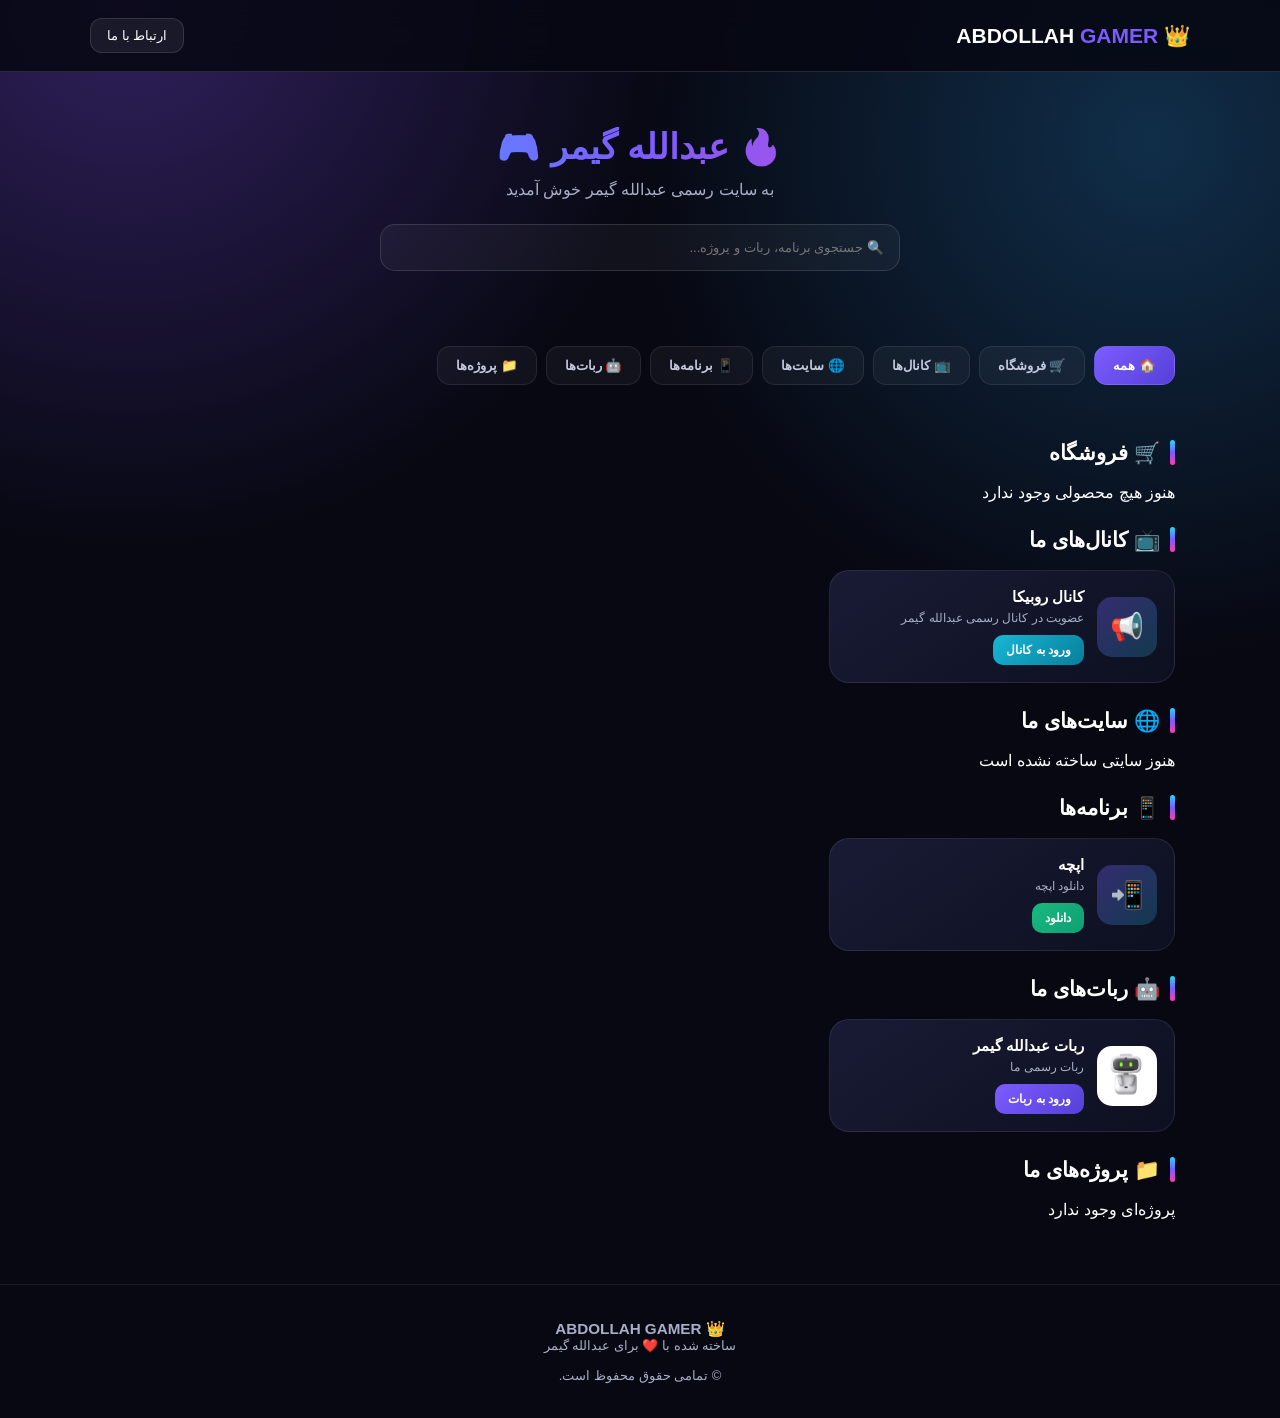
<file: index.html>
<!DOCTYPE html>
<html lang="fa" dir="rtl">

<head>

<meta charset="UTF-8">

<meta name="google-site-verification" content="4oTI6Dc6xTgKFlje5x_0di7Z9aF9csE_qT-0gmBWMQ">

<meta name="viewport" content="width=device-width, initial-scale=1.0">

<title>عبدالله گیمر</title>

<meta name="description" content="سایت رسمی عبدالله گیمر؛ معرفی برنامه‌ها، ربات‌ها، کانال‌ها و پروژه‌های عبدالله گیمر.">

<meta name="application-name" content="عبدالله گیمر">

<meta name="author" content="عبدالله گیمر">

<meta name="robots" content="index, follow">

<meta property="og:type" content="website">

<meta property="og:title" content="عبدالله گیمر">

<meta property="og:site_name" content="عبدالله گیمر">

<meta property="og:description" content="سایت رسمی عبدالله گیمر">

<meta property="og:url" content="https://abdallhgamer.github.io/">

<meta property="og:image" content="InShot_20260305_124624284.jpg">

<style>

* {
    margin: 0;
    padding: 0;
    box-sizing: border-box;
}

:root {
    --bg: #070812;
    --primary: #7c5cff;
    --cyan: #20d9ff;
}

body {
    font-family: Vazirmatn, Tahoma, sans-serif;

    background:
        radial-gradient(circle at 10% 0%, #30205d 0%, transparent 30%),
        radial-gradient(circle at 90% 10%, #102e49 0%, transparent 30%),
        var(--bg);

    color: white;
    min-height: 100vh;
}

a {
    text-decoration: none;
    color: inherit;
}

header {
    background: rgba(7,8,18,.85);
    backdrop-filter: blur(15px);
    padding: 18px;
    border-bottom: 1px solid #ffffff20;
    position: sticky;
    top: 0;
    z-index: 100;
}

.header {
    max-width: 1100px;
    margin: auto;

    display: flex;
    align-items: center;
    justify-content: space-between;
}

.logo {
    font-size: 21px;
    font-weight: 900;
}

.logo span {
    color: var(--primary);
}

.header-btn {
    background: #ffffff10;
    padding: 9px 16px;
    border-radius: 12px;
    border: 1px solid #ffffff20;
    font-size: 13px;
}

.hero {
    text-align: center;
    padding: 55px 15px 35px;
}

.hero h1 {
    font-size: 35px;
    font-weight: 900;

    background: linear-gradient(90deg,#20d9ff,#7c5cff,#ff3cac);

    background-clip: text;
    -webkit-background-clip: text;

    color: transparent;
}

.hero p {
    color: #a8aec7;
    margin-top: 12px;
}

.search-box {
    max-width: 550px;
    margin: 25px auto;
    padding: 0 15px;
}

.search-box input {
    width: 100%;
    padding: 15px;
    border-radius: 15px;
    background: #ffffff0b;
    border: 1px solid #ffffff20;
    color: white;
    outline: none;
    font-family: inherit;
}

.nav {
    display: flex;
    gap: 9px;
    overflow-x: auto;
    padding: 15px;
    max-width: 1100px;
    margin: auto;
}

.nav button {
    white-space: nowrap;
    background: #ffffff0b;
    border: 1px solid #ffffff15;
    color: #c5c9df;
    padding: 11px 18px;
    border-radius: 13px;
    cursor: pointer;
    font-family: inherit;
    font-weight: bold;
}

.nav button.active {
    background: linear-gradient(135deg,#7c5cff,#5540d8);
    color: white;
}

.container {
    max-width: 1100px;
    padding: 15px;
    margin: auto;
}

.section-title {
    font-size: 21px;
    font-weight: 900;
    margin: 25px 0 18px;

    display: flex;
    align-items: center;
    gap: 10px;
}

.section-title::before {
    content: "";
    width: 5px;
    height: 25px;
    border-radius: 5px;
    background: linear-gradient(#20d9ff,#7c5cff,#ff3cac);
}

.cards {
    display: grid;
    grid-template-columns: repeat(auto-fill,minmax(280px,1fr));
    gap: 16px;
}

.card {
    background: linear-gradient(145deg,#191b35,#0d1020);
    border: 1px solid #ffffff15;
    border-radius: 20px;
    padding: 17px;

    display: flex;
    gap: 13px;
    align-items: center;

    transition: .3s;
}

.card:hover {
    transform: translateY(-5px);
    border-color: #7c5cff;
}

.icon {
    width: 60px;
    height: 60px;

    background: linear-gradient(135deg,#7c5cff55,#20d9ff33);

    border-radius: 15px;

    display: flex;
    align-items: center;
    justify-content: center;

    font-size: 27px;
    flex-shrink: 0;
    overflow: hidden;
}

.icon img {
    width: 100%;
    height: 100%;
    object-fit: cover;
}

.details {
    flex: 1;
    min-width: 0;
}

.details h3 {
    font-size: 15px;
    margin-bottom: 5px;
}

.details p {
    color: #a8aec7;
    font-size: 12px;
    margin-bottom: 10px;
}

.btn {
    display: inline-block;
    padding: 8px 13px;
    border-radius: 10px;
    font-size: 12px;
    font-weight: bold;

    background: linear-gradient(135deg,#7c5cff,#5540d8);

    color: white;
}

.download {
    background: linear-gradient(135deg,#19b981,#0f9f71);
}

.telegram {
    background: linear-gradient(135deg,#17b6d4,#087f9d);
}

.hidden {
    display: none !important;
}

footer {
    text-align: center;
    padding: 35px 15px;
    margin-top: 50px;
    border-top: 1px solid #ffffff15;
    color: #a8aec7;
    font-size: 13px;
}

footer strong {
    color: #7c5cff;
}

</style>

</head>

<body>

<header>

    <div class="header">

        <div class="logo">
            👑 ABDOLLAH <span>GAMER</span>
        </div>

        <a href="#channels" class="header-btn">
            ارتباط با ما
        </a>

    </div>

</header>

<section class="hero">

    <h1>🔥 عبدالله گیمر 🎮</h1>

    <p>به سایت رسمی عبدالله گیمر خوش آمدید</p>

    <div class="search-box">

        <input
            type="text"
            id="search"
            placeholder="🔍 جستجوی برنامه، ربات و پروژه..."
            oninput="searchItems()"
        >

    </div>

</section>

<nav class="nav">

    <button class="active" onclick="filterItems('all',this)">🏠 همه</button>

    <button onclick="filterItems('store',this)">🛒 فروشگاه</button>

    <button onclick="filterItems('channels',this)">📺 کانال‌ها</button>

    <button onclick="filterItems('sites',this)">🌐 سایت‌ها</button>

    <button onclick="filterItems('apps',this)">📱 برنامه‌ها</button>

    <button onclick="filterItems('bots',this)">🤖 ربات‌ها</button>

    <button onclick="filterItems('projects',this)">📁 پروژه‌ها</button>

</nav>

<main class="container">

    <h2 class="section-title">🛒 فروشگاه</h2>

    <div class="cards">

        <p>هنوز هیچ محصولی وجود ندارد</p>

    </div>

    <h2 class="section-title" id="channels">📺 کانال‌های ما</h2>

    <div class="cards">

        <div class="card item" data-category="channels">

            <div class="icon">📢</div>

            <div class="details">

                <h3>کانال روبیکا</h3>

                <p>عضویت در کانال رسمی عبدالله گیمر</p>

                <a href="https://rubika.ir/abdallh_gamer"
                   class="btn telegram"
                   target="_blank">

                    ورود به کانال

                </a>

            </div>

        </div>

    </div>

    <h2 class="section-title">🌐 سایت‌های ما</h2>

    <div class="cards">

        <p>هنوز سایتی ساخته نشده است</p>

    </div>

    <h2 class="section-title">📱 برنامه‌ها</h2>

    <div class="cards">

        <div class="card item" data-category="apps">

            <div class="icon">📲</div>

            <div class="details">

                <h3>اپچه</h3>

                <p>دانلود اپچه</p>

                <a href="https://dl.studioag.ir/app/Appche(studioag.ir).apk"
                   class="btn download">

                    دانلود

                </a>

            </div>

        </div>

    </div>

    <h2 class="section-title">🤖 ربات‌های ما</h2>

    <div class="cards">

        <div class="card item" data-category="bots">

            <div class="icon">

                <img src="aibi-pocket-pet-ai-living.jpg"
                     alt="ربات عبدالله گیمر">

            </div>

            <div class="details">

                <h3>ربات عبدالله گیمر</h3>

                <p>ربات رسمی ما</p>

                <a href="https://rubika.ir/abdallh_gamer_robot"
                   class="btn">

                    ورود به ربات

                </a>

            </div>

        </div>

    </div>

    <h2 class="section-title">📁 پروژه‌های ما</h2>

    <div class="cards">

        <p>پروژه‌ای وجود ندارد</p>

    </div>

</main>

<footer>

    <h3>👑 ABDOLLAH GAMER</h3>

    <p>ساخته شده با ❤️ برای عبدالله گیمر</p>

    <br>

    © تمامی حقوق محفوظ است.

</footer>

<script>

function filterItems(category,button) {

    document.querySelectorAll('.nav button').forEach(btn => {

        btn.classList.remove('active');

    });

    button.classList.add('active');

    document.querySelectorAll('.item').forEach(item => {

        if(category === 'all' || item.dataset.category === category) {

            item.classList.remove('hidden');

        } else {

            item.classList.add('hidden');

        }

    });

    document.getElementById('search').value = '';

}

function searchItems() {

    let search = document.getElementById('search').value.toLowerCase();

    document.querySelectorAll('.item').forEach(item => {

        let text = item.innerText.toLowerCase();

        if(text.includes(search)) {

            item.classList.remove('hidden');

        } else {

            item.classList.add('hidden');

        }

    });

}

</script>

</body>
        </html>
</file>
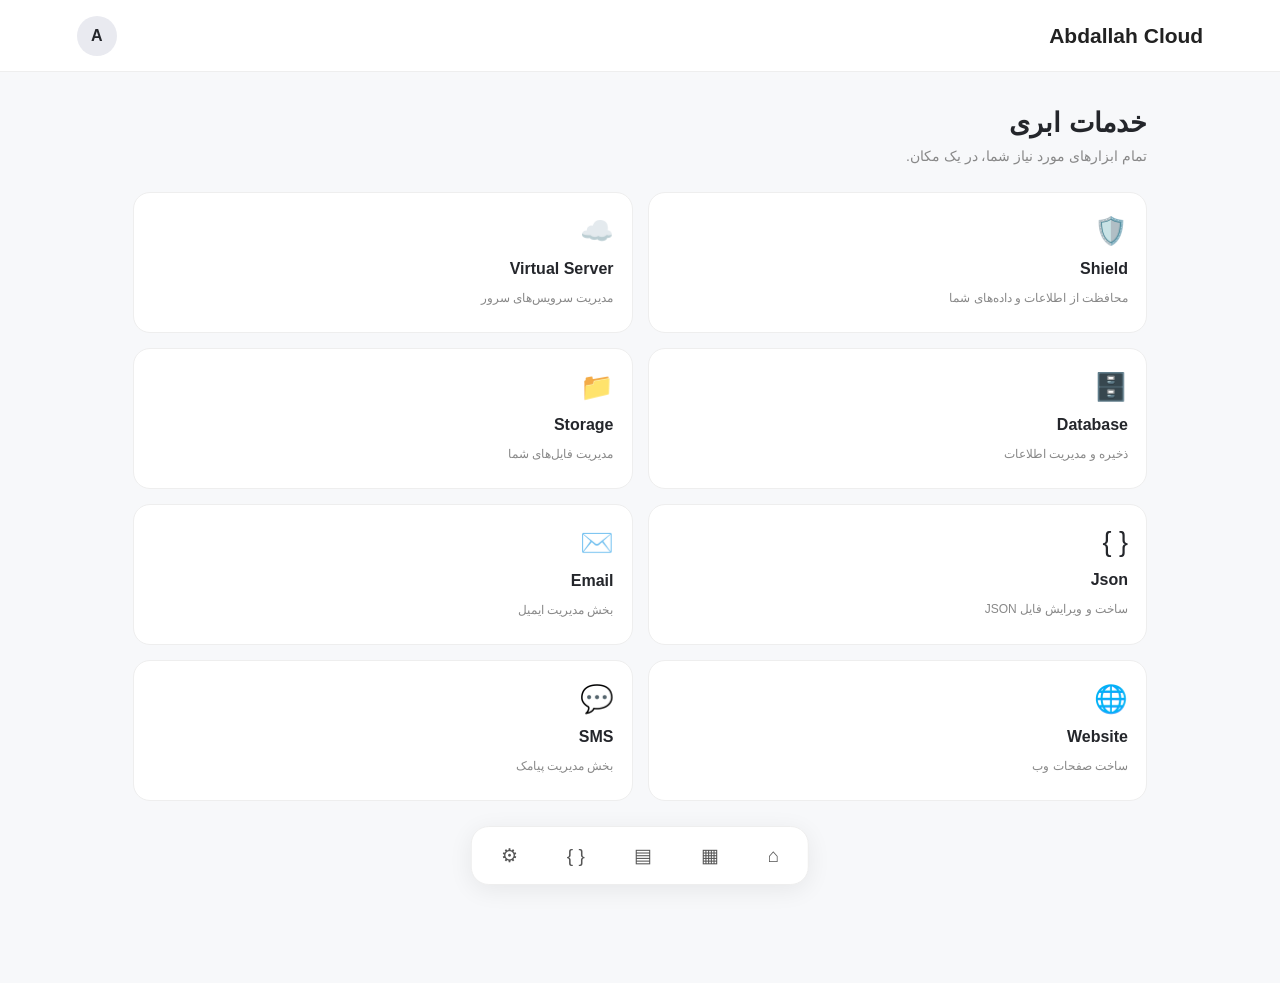
<file: abdallh_gamer/index.html>
<!DOCTYPE html>
<html lang="fa" dir="rtl">
<head>
<meta charset="UTF-8">
<meta name="viewport" content="width=device-width, initial-scale=1">
<title>Abdallah Cloud</title>
<style>
*{box-sizing:border-box}
body{margin:0;background:#f7f8fa;color:#24262b;font-family:Tahoma,Arial,sans-serif}
header{height:72px;background:white;border-bottom:1px solid #eee;display:flex;align-items:center;justify-content:space-between;padding:0 6%;position:sticky;top:0;z-index:5}
.logo{font-size:21px;font-weight:bold;color:#222;direction:ltr}
.avatar{width:40px;height:40px;background:#e9eaf0;border-radius:50%;display:grid;place-items:center;font-weight:bold}
main{max-width:1050px;margin:35px auto;padding:0 18px}
h1{font-size:27px;margin-bottom:9px}
.sub{color:#888;font-size:14px;margin-bottom:28px}
.grid{display:grid;grid-template-columns:repeat(2,1fr);gap:15px}
.card{background:#fff;border:1px solid #eee;border-radius:17px;padding:22px 18px;cursor:pointer;transition:.2s;min-height:135px}
.card:hover{transform:translateY(-3px);border-color:#c9cbd2;box-shadow:0 8px 25px #00000008}
.icon{font-size:27px;margin-bottom:13px}
.card h3{font-size:16px;margin:0 0 8px}
.card p{font-size:12px;color:#888;margin:0;line-height:2}
.panel{display:none;background:white;border:1px solid #eee;border-radius:18px;padding:22px;margin-top:22px}
.panel.active{display:block}
.panel h2{font-size:20px}
button{border:0;border-radius:10px;padding:12px 17px;background:#24262b;color:white;cursor:pointer;font-family:inherit}
input,textarea{width:100%;padding:13px;border:1px solid #ddd;border-radius:10px;font-family:monospace;margin:10px 0;outline:none}
textarea{min-height:150px;resize:vertical}
.result{background:#f4f5f7;padding:14px;border-radius:10px;white-space:pre-wrap;overflow:auto;font-size:13px}
nav{position:fixed;bottom:15px;left:50%;transform:translateX(-50%);background:white;border:1px solid #eee;border-radius:18px;box-shadow:0 5px 25px #00000012;padding:10px 22px;display:flex;gap:35px;z-index:8}
nav button{background:transparent;color:#555;padding:7px;font-size:19px}
footer{text-align:center;color:#aaa;font-size:11px;padding:35px 0 100px}
@media(max-width:600px){header{padding:0 18px}.grid{gap:10px}.card{padding:16px 12px;min-height:130px}nav{gap:23px}}
</style>
</head>
<body>

<header>
 <div class="logo">Abdallah Cloud</div>
 <div class="avatar">A</div>
</header>

<main>
 <h1>خدمات ابری</h1>
 <div class="sub">تمام ابزارهای مورد نیاز شما، در یک مکان.</div>

 <div class="grid">
  <div class="card" onclick="openPanel('shield')">
   <div class="icon">🛡️</div>
   <h3>Shield</h3><p>محافظت از اطلاعات و داده‌های شما</p>
  </div>
  <div class="card" onclick="openPanel('server')">
   <div class="icon">☁️</div>
   <h3>Virtual Server</h3><p>مدیریت سرویس‌های سرور</p>
  </div>
  <div class="card" onclick="openPanel('database')">
   <div class="icon">🗄️</div>
   <h3>Database</h3><p>ذخیره و مدیریت اطلاعات</p>
  </div>
  <div class="card" onclick="openPanel('storage')">
   <div class="icon">📁</div>
   <h3>Storage</h3><p>مدیریت فایل‌های شما</p>
  </div>
  <div class="card" onclick="openPanel('json')">
   <div class="icon">{ }</div>
   <h3>Json</h3><p>ساخت و ویرایش فایل JSON</p>
  </div>
  <div class="card" onclick="openPanel('email')">
   <div class="icon">✉️</div>
   <h3>Email</h3><p>بخش مدیریت ایمیل</p>
  </div>
  <div class="card" onclick="openPanel('website')">
   <div class="icon">🌐</div>
   <h3>Website</h3><p>ساخت صفحات وب</p>
  </div>
  <div class="card" onclick="openPanel('sms')">
   <div class="icon">💬</div>
   <h3>SMS</h3><p>بخش مدیریت پیامک</p>
  </div>
 </div>

 <section class="panel" id="shield">
  <h2>🛡️ Shield</h2>
  <p>بررسی اعتبار داده‌های JSON</p>
  <textarea id="secureInput">{ "name": "Abdallah" }</textarea>
  <button onclick="checkJSON()">بررسی امنیت و اعتبار</button>
  <div class="result" id="secureResult"></div>
 </section>

 <section class="panel" id="server">
  <h2>☁️ Virtual Server</h2>
  <p>این بخش فعلاً برای نمایش وضعیت طراحی شده است.</p>
  <div class="result">وضعیت: سرور مجازی متصل نیست<br>برای راه‌اندازی سرور واقعی به ارائه‌دهنده سرور نیاز دارید.</div>
 </section>

 <section class="panel" id="database">
  <h2>🗄️ Database</h2>
  <input id="dbKey" placeholder="نام اطلاعات">
  <textarea id="dbValue" placeholder="مقدار اطلاعات"></textarea>
  <button onclick="saveDB()">ذخیره اطلاعات</button>
  <button onclick="showDB()">نمایش اطلاعات</button>
  <div class="result" id="dbResult"></div>
 </section>

 <section class="panel" id="storage">
  <h2>📁 Storage</h2>
  <input type="file" id="fileInput">
  <button onclick="saveFile()">ذخیره فایل در مرورگر</button>
  <div class="result" id="fileResult"></div>
 </section>

 <section class="panel" id="json">
  <h2>{ } JSON Editor</h2>
  <textarea id="jsonInput">{
  "name": "Abdallah Cloud",
  "version": "1.0"
}</textarea>
  <button onclick="formatJSON()">بررسی و مرتب‌سازی JSON</button>
  <button onclick="downloadJSON()">دانلود JSON</button>
  <div class="result" id="jsonResult"></div>
 </section>

 <section class="panel" id="email">
  <h2>✉️ Email</h2>
  <p>بخش ایمیل آماده اتصال به سرویس ارسال ایمیل است.</p>
  <div class="result">وضعیت: سرویس ایمیل متصل نیست.</div>
 </section>

 <section class="panel" id="website">
  <h2>🌐 Website Builder</h2>
  <textarea id="siteCode"><h1>سلام به سایت من!</h1>
<p>این سایت با Abdallah Cloud ساخته شده است.</p></textarea>
  <button onclick="previewSite()">پیش‌نمایش سایت</button>
  <button onclick="downloadSite()">دانلود HTML</button>
  <iframe id="preview" sandbox="allow-scripts" style="width:100%;height:230px;border:1px solid #ddd;border-radius:10px;margin-top:15px;background:white"></iframe>
 </section>

 <section class="panel" id="sms">
  <h2>💬 SMS</h2>
  <p>برای ارسال پیامک واقعی به اتصال سرویس پیامکی نیاز است.</p>
  <div class="result">وضعیت: سرویس پیامک متصل نیست.</div>
 </section>
</main>

<footer>Abdallah Cloud © 2026</footer>

<nav>
 <button onclick="home()">⌂</button>
 <button onclick="openPanel('database')">▦</button>
 <button onclick="openPanel('storage')">▤</button>
 <button onclick="openPanel('json')">{ }</button>
 <button onclick="home()">⚙</button>
</nav>

<script>
function openPanel(id){
 document.querySelectorAll('.panel').forEach(p=>p.classList.remove('active'));
 document.getElementById(id).classList.add('active');
 document.getElementById(id).scrollIntoView({behavior:'smooth',block:'center'});
}
function home(){
 document.querySelectorAll('.panel').forEach(p=>p.classList.remove('active'));
 window.scrollTo({top:0,behavior:'smooth'});
}
function checkJSON(){
 try{
  const data=JSON.parse(document.getElementById('secureInput').value);
  document.getElementById('secureResult').textContent='JSON معتبر است. کلیدها: '+Object.keys(data).join(', ');
 }catch(e){
  document.getElementById('secureResult').textContent='خطا: JSON معتبر نیست.';
 }
}
function saveDB(){
 const k=document.getElementById('dbKey').value.trim();
 const v=document.getElementById('dbValue').value;
 if(!k){alert('نام اطلاعات را وارد کنید');return}
 localStorage.setItem('abdcloud_'+k,v);
 alert('اطلاعات ذخیره شد');
}
function showDB(){
 let out='';
 for(let i=0;i<localStorage.length;i++){
  const k=localStorage.key(i);
  if(k.startsWith('abdcloud_'))out+=k.replace('abdcloud_','')+': '+localStorage.getItem(k)+'\n';
 }
 document.getElementById('dbResult').textContent=out||'اطلاعاتی وجود ندارد.';
}
function saveFile(){
 const f=document.getElementById('fileInput').files[0];
 if(!f){alert('یک فایل انتخاب کنید');return}
 const url=URL.createObjectURL(f);
 const a=document.createElement('a');
 a.href=url;a.download=f.name;a.click();
 URL.revokeObjectURL(url);
 document.getElementById('fileResult').textContent='دانلود فایل آغاز شد: '+f.name;
}
function formatJSON(){
 try{
  const obj=JSON.parse(document.getElementById('jsonInput').value);
  document.getElementById('jsonInput').value=JSON.stringify(obj,null,2);
  document.getElementById('jsonResult').textContent='JSON معتبر است.';
 }catch(e){
  document.getElementById('jsonResult').textContent='خطا در ساختار JSON: '+e.message;
 }
}
function downloadJSON(){
 try{
  const obj=JSON.parse(document.getElementById('jsonInput').value);
  const blob=new Blob([JSON.stringify(obj,null,2)],{type:'application/json'});
  const a=document.createElement('a');
  a.href=URL.createObjectURL(blob);a.download='data.json';a.click();
  URL.revokeObjectURL(a.href);
 }catch(e){alert('ابتدا JSON را اصلاح کنید')}
}
function previewSite(){
 const code=document.getElementById('siteCode').value;
 document.getElementById('preview').srcdoc=code;
}
function downloadSite(){
 const blob=new Blob([document.getElementById('siteCode').value],{type:'text/html'});
 const a=document.createElement('a');
 a.href=URL.createObjectURL(blob);a.download='my-website.html';a.click();
 URL.revokeObjectURL(a.href);
}
</script>
</body>
  </html>
</file>
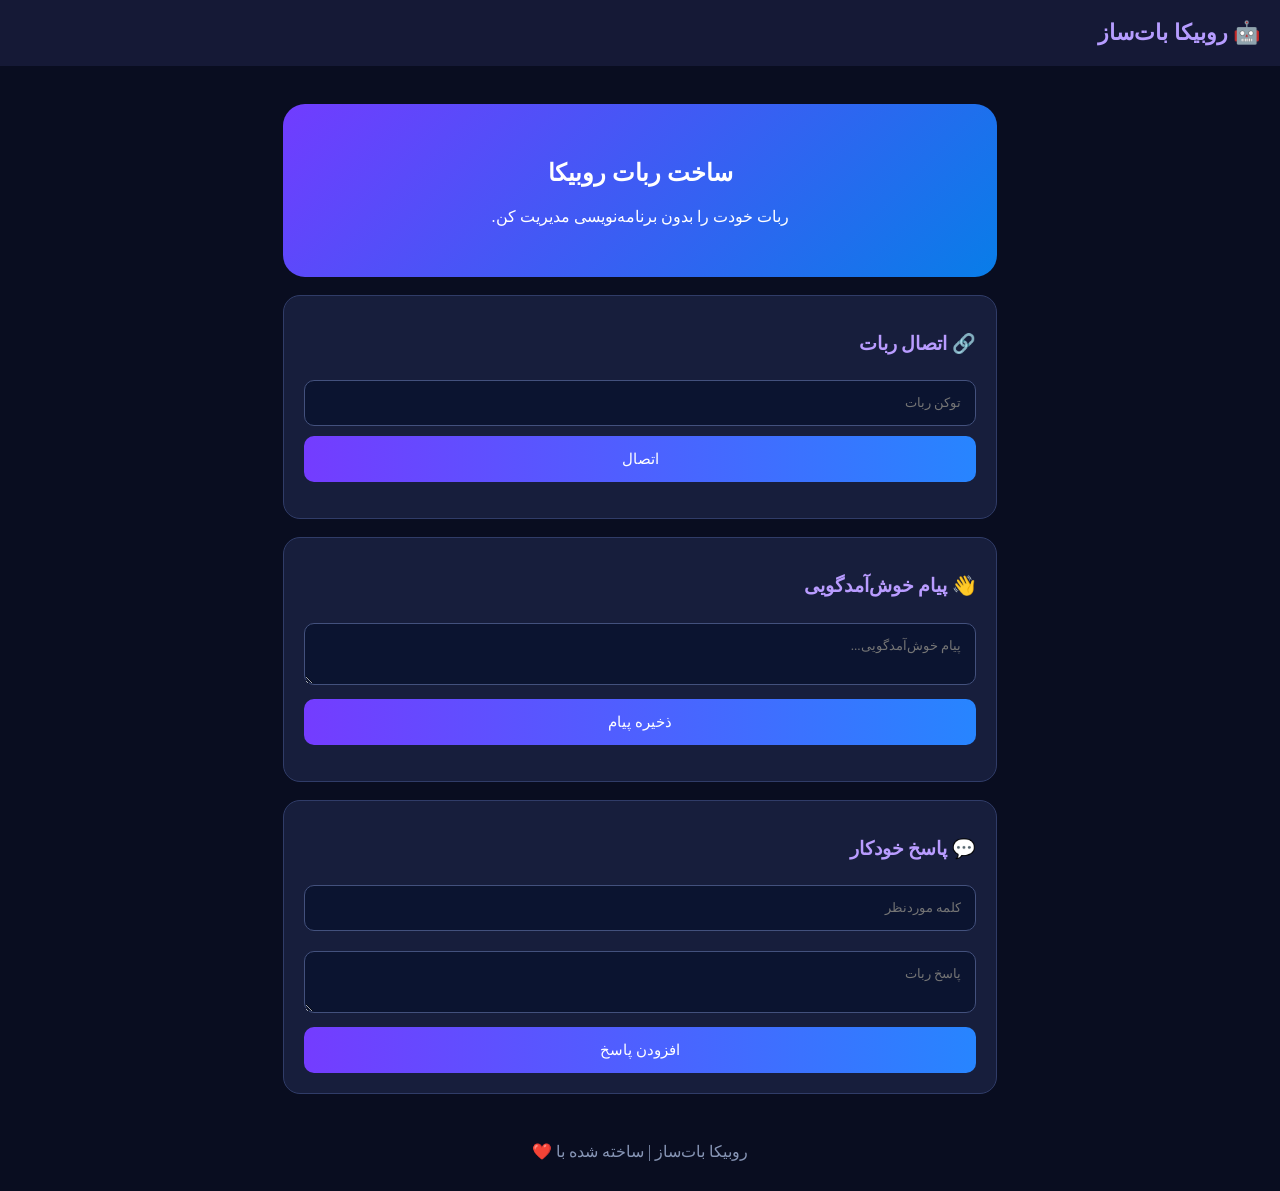
<file: bot.rubika/index.html>
<!DOCTYPE html>
<html lang="fa" dir="rtl">
<head>
<meta charset="UTF-8">
<meta name="viewport" content="width=device-width,initial-scale=1">
<title>روبیکا بات‌ساز</title>
<style>
*{box-sizing:border-box}
body{
 margin:0;
 background:#090d20;
 color:white;
 font-family:Tahoma;
}
header{
 background:#151936;
 padding:20px;
 color:#b69cff;
 font-size:22px;
 font-weight:bold;
}
main{max-width:750px;margin:auto;padding:18px}
.hero{
 background:linear-gradient(135deg,#713cff,#087de8);
 padding:35px 20px;
 border-radius:22px;
 text-align:center;
 margin-top:20px;
}
.card{
 background:#171e3c;
 padding:20px;
 border-radius:17px;
 margin-top:18px;
 border:1px solid #303c68;
}
h2{color:#b99cff;font-size:19px}
input,textarea{
 width:100%;
 padding:14px;
 margin:10px 0;
 border-radius:10px;
 border:1px solid #43517d;
 background:#0b1430;
 color:white;
 font-family:Tahoma;
}
button{
 background:linear-gradient(90deg,#743cff,#2785ff);
 color:white;
 border:0;
 border-radius:10px;
 padding:14px 20px;
 width:100%;
 font-size:15px;
}
.item{
 background:#222d54;
 padding:15px;
 margin:10px 0;
 border-radius:12px;
}
footer{text-align:center;padding:30px;color:#8795b5}
</style>
</head>
<body>

<header>🤖 روبیکا بات‌ساز</header>

<main>
<section class="hero">
<h1>ساخت ربات روبیکا</h1>
<p>ربات خودت را بدون برنامه‌نویسی مدیریت کن.</p>
</section>

<div class="card">
<h2>🔗 اتصال ربات</h2>
<input id="token" type="password" placeholder="توکن ربات">
<button onclick="connect()">اتصال</button>
<p id="status"></p>
</div>

<div class="card">
<h2>👋 پیام خوش‌آمدگویی</h2>
<textarea id="welcome" placeholder="پیام خوش‌آمدگویی..."></textarea>
<button onclick="save()">ذخیره پیام</button>
<p id="saved"></p>
</div>

<div class="card">
<h2>💬 پاسخ خودکار</h2>
<input id="word" placeholder="کلمه موردنظر">
<textarea id="reply" placeholder="پاسخ ربات"></textarea>
<button onclick="add()">افزودن پاسخ</button>
<div id="list"></div>
</div>

</main>

<footer>روبیکا بات‌ساز | ساخته شده با ❤️</footer>

<script>
function connect(){
 document.getElementById('status').innerText=
 'برای اتصال واقعی، سرور امن موردنیاز است.';
}
function save(){
 localStorage.setItem('welcome',
 document.getElementById('welcome').value);
 document.getElementById('saved').innerText='ذخیره شد ✅';
}
function add(){
 let w=document.getElementById('word').value.trim();
 let r=document.getElementById('reply').value.trim();
 if(!w||!r)return alert('هر دو قسمت را پر کن');
 let a=JSON.parse(localStorage.getItem('replies')||'[]');
 a.push({w,r});
 localStorage.setItem('replies',JSON.stringify(a));
 show();
}
function show(){
 let a=JSON.parse(localStorage.getItem('replies')||'[]');
 document.getElementById('list').innerHTML='';
 a.forEach(x=>{
 let d=document.createElement('div');
 d.className='item';
 d.textContent=x.w+' ← '+x.r;
 document.getElementById('list').appendChild(d);
 });
}
show();
</script>
</body>
</html>
</file>
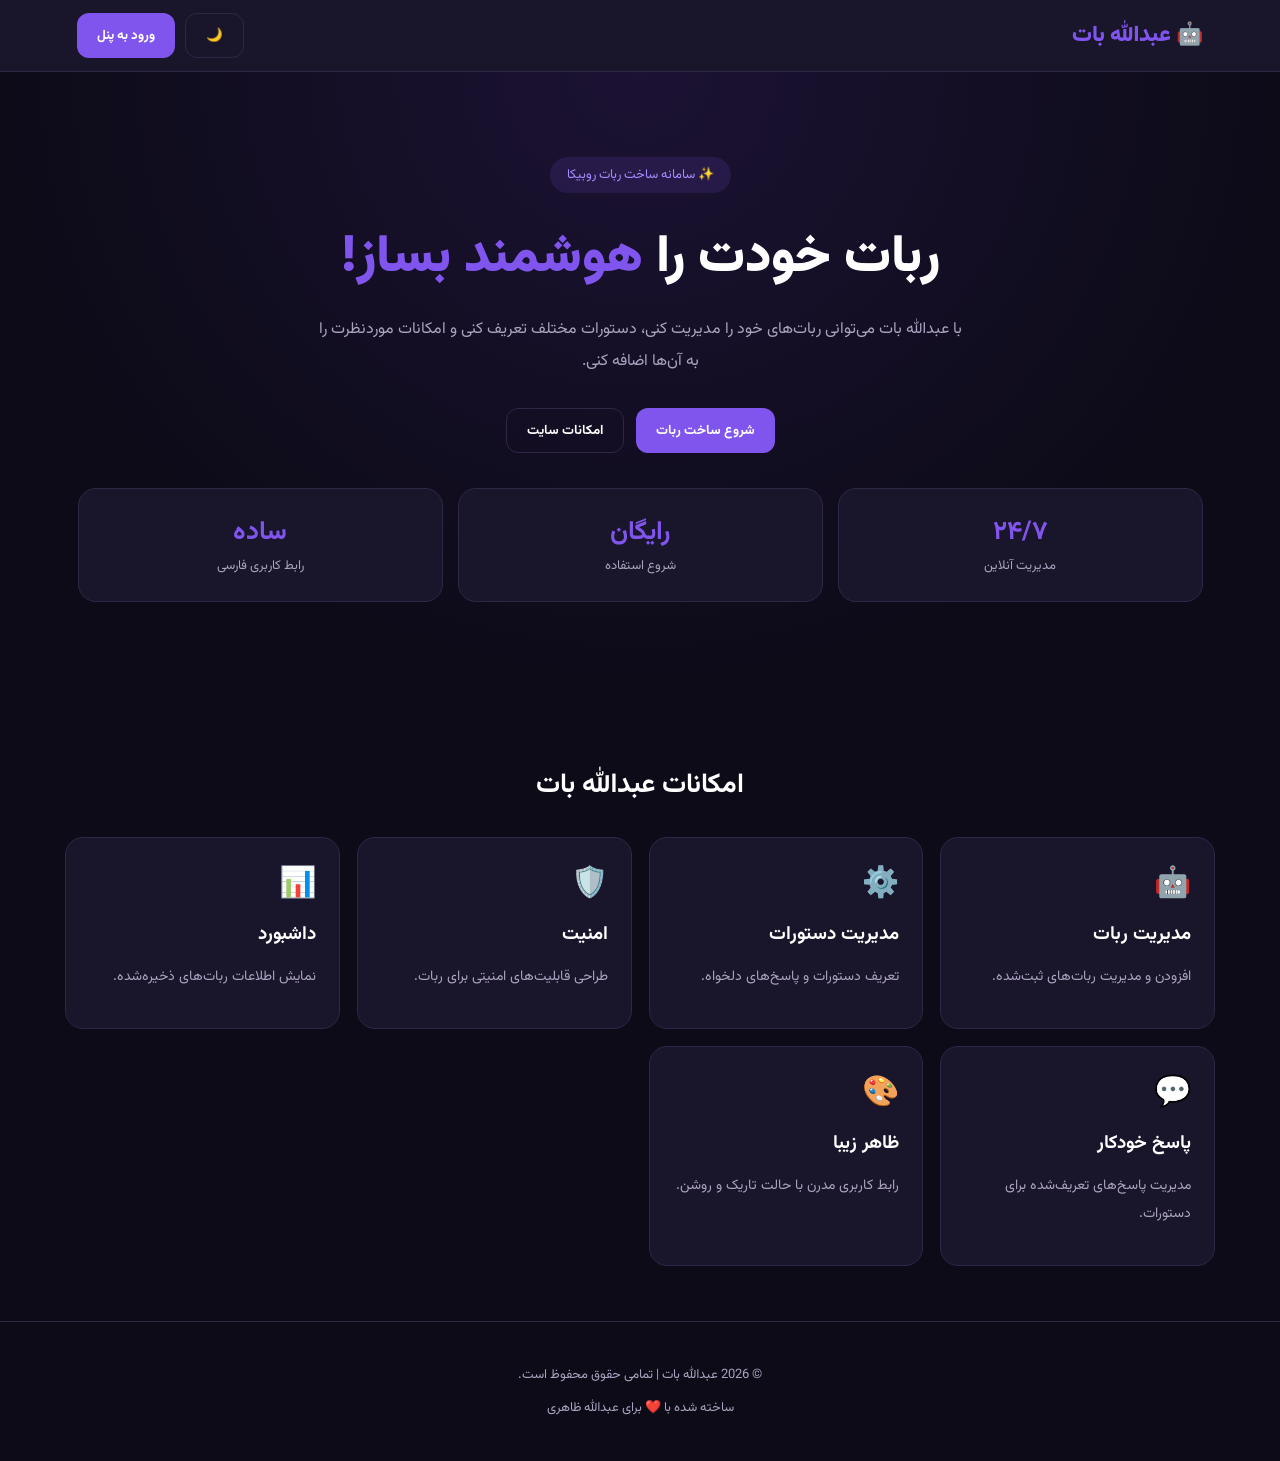
<file: botrubika/index.html>
<!DOCTYPE html><html lang="fa" dir="rtl">
<head>
<meta charset="UTF-8">
<meta name="viewport" content="width=device-width, initial-scale=1">
<meta name="theme-color" content="#6c3ce1">
<meta name="description" content="عبدالله بات؛ سامانه ساخت و مدیریت ربات روبیکا">
<title>عبدالله بات | ربات‌ساز روبیکا</title><style>
@import url('https://fonts.googleapis.com/css2?family=Vazirmatn:wght@400;500;600;700;800;900&display=swap');

:root{
 --bg:#0d0b18;
 --card:#19152a;
 --text:#ffffff;
 --muted:#aaa2bf;
 --primary:#8055ee;
 --border:#302746;
 --green:#22c58b;
}
[data-theme="light"]{
 --bg:#f5f3fc;
 --card:#ffffff;
 --text:#211936;
 --muted:#777087;
 --border:#e7e1f3;
}
*{box-sizing:border-box}
body{
 margin:0;
 font-family:'Vazirmatn',sans-serif;
 background:var(--bg);
 color:var(--text);
 transition:.3s;
}
button,input{font-family:inherit}
button{cursor:pointer}
.navbar{
 height:72px;
 display:flex;
 justify-content:space-between;
 align-items:center;
 padding:0 6%;
 background:var(--card);
 border-bottom:1px solid var(--border);
 position:sticky;
 top:0;
 z-index:10;
}
.logo{
 font-size:22px;
 font-weight:900;
 color:var(--primary);
}
.nav-actions{display:flex;gap:10px}
.btn{
 border:0;
 border-radius:12px;
 padding:11px 20px;
 background:var(--primary);
 color:white;
 font-weight:700;
}
.btn-outline{
 background:transparent;
 border:1px solid var(--border);
 color:var(--text);
}
.container{
 width:90%;
 max-width:1150px;
 margin:auto;
}
.hero{
 padding:85px 15px;
 text-align:center;
 background:radial-gradient(ellipse at top,#39216b55,transparent 70%);
}
.badge{
 display:inline-block;
 padding:8px 17px;
 background:#8055ee22;
 color:#a88bff;
 border-radius:30px;
 font-size:13px;
}
.hero h1{
 font-size:clamp(30px,6vw,52px);
 font-weight:900;
 margin:25px 0 15px;
}
.hero h1 span{color:var(--primary)}
.hero p{
 color:var(--muted);
 line-height:2;
 max-width:650px;
 margin:0 auto 30px;
}
.hero-buttons{
 display:flex;
 justify-content:center;
 flex-wrap:wrap;
 gap:12px;
}
.stats{
 display:grid;
 grid-template-columns:repeat(3,1fr);
 gap:15px;
 margin-top:35px;
}
.stat,.card{
 background:var(--card);
 border:1px solid var(--border);
 border-radius:18px;
 padding:23px;
}
.stat strong{
 display:block;
 font-size:26px;
 color:var(--primary);
}
.stat span{color:var(--muted);font-size:13px}
.section{padding:55px 0}
.section-title{
 text-align:center;
 font-size:27px;
 margin-bottom:30px;
}
.features{
 display:grid;
 grid-template-columns:repeat(auto-fit,minmax(220px,1fr));
 gap:17px;
}
.feature-icon{
 font-size:30px;
 margin-bottom:12px;
}
.card h3{margin:8px 0}
.card p{
 color:var(--muted);
 font-size:14px;
 line-height:2;
}
.panel{
 display:none;
 padding:35px 0 70px;
}
.panel.active{display:block}
.dashboard{
 display:grid;
 grid-template-columns:230px 1fr;
 gap:20px;
}
.sidebar{
 background:var(--card);
 border:1px solid var(--border);
 border-radius:18px;
 padding:15px;
 height:max-content;
}
.side-btn{
 display:block;
 width:100%;
 text-align:right;
 background:transparent;
 border:0;
 padding:14px;
 color:var(--text);
 border-radius:10px;
 font-size:14px;
}
.side-btn.active,.side-btn:hover{
 background:#8055ee22;
 color:var(--primary);
}
.content{
 min-width:0;
}
.input-group{margin:15px 0}
.input-group label{
 display:block;
 margin-bottom:8px;
 font-size:14px;
}
.input-group input{
 width:100%;
 padding:14px;
 background:var(--bg);
 color:var(--text);
 border:1px solid var(--border);
 border-radius:11px;
 outline:none;
}
.input-group input:focus{border-color:var(--primary)}
.form-card{max-width:550px}
.bot-list{
 display:grid;
 grid-template-columns:repeat(auto-fit,minmax(230px,1fr));
 gap:15px;
 margin-top:20px;
}
.bot-card{
 background:var(--card);
 padding:20px;
 border:1px solid var(--border);
 border-radius:16px;
}
.bot-card h3{margin-top:0}
.empty{
 text-align:center;
 color:var(--muted);
 padding:40px;
 border:1px dashed var(--border);
 border-radius:15px;
}
.footer{
 text-align:center;
 padding:30px;
 border-top:1px solid var(--border);
 color:var(--muted);
 font-size:13px;
}
.hidden{display:none!important}
@media(max-width:700px){
 .dashboard{grid-template-columns:1fr}
 .sidebar{display:flex;overflow:auto}
 .side-btn{white-space:nowrap;width:auto}
 .stats{grid-template-columns:1fr}
 .navbar{padding:0 4%}
 .hero{padding:60px 10px}
}
</style></head><body><header class="navbar">
 <div class="logo">🤖 عبدالله بات</div>
 <div class="nav-actions">
  <button class="btn btn-outline" onclick="toggleTheme()">🌙</button>
  <button class="btn" onclick="showPanel()">ورود به پنل</button>
 </div>
</header><main id="home"><section class="hero">
 <span class="badge">✨ سامانه ساخت ربات روبیکا</span>
 <h1>ربات خودت را <span>هوشمند بساز!</span></h1>
 <p>
 با عبدالله بات می‌توانی ربات‌های خود را مدیریت کنی،
 دستورات مختلف تعریف کنی و امکانات موردنظرت را به آن‌ها اضافه کنی.
 </p>
 <div class="hero-buttons">
  <button class="btn" onclick="showPanel()">شروع ساخت ربات</button>
  <button class="btn btn-outline" onclick="document.getElementById('features').scrollIntoView()">امکانات سایت</button>
 </div> <div class="container stats">
  <div class="stat"><strong>۲۴/۷</strong><span>مدیریت آنلاین</span></div>
  <div class="stat"><strong>رایگان</strong><span>شروع استفاده</span></div>
  <div class="stat"><strong>ساده</strong><span>رابط کاربری فارسی</span></div>
 </div>
</section><section class="section container" id="features">
 <h2 class="section-title">امکانات عبدالله بات</h2>
 <div class="features">
  <div class="card">
   <div class="feature-icon">🤖</div>
   <h3>مدیریت ربات</h3>
   <p>افزودن و مدیریت ربات‌های ثبت‌شده.</p>
  </div>
  <div class="card">
   <div class="feature-icon">⚙️</div>
   <h3>مدیریت دستورات</h3>
   <p>تعریف دستورات و پاسخ‌های دلخواه.</p>
  </div>
  <div class="card">
   <div class="feature-icon">🛡️</div>
   <h3>امنیت</h3>
   <p>طراحی قابلیت‌های امنیتی برای ربات.</p>
  </div>
  <div class="card">
   <div class="feature-icon">📊</div>
   <h3>داشبورد</h3>
   <p>نمایش اطلاعات ربات‌های ذخیره‌شده.</p>
  </div>
  <div class="card">
   <div class="feature-icon">💬</div>
   <h3>پاسخ خودکار</h3>
   <p>مدیریت پاسخ‌های تعریف‌شده برای دستورات.</p>
  </div>
  <div class="card">
   <div class="feature-icon">🎨</div>
   <h3>ظاهر زیبا</h3>
   <p>رابط کاربری مدرن با حالت تاریک و روشن.</p>
  </div>
 </div>
</section>
</main><section class="panel container" id="panel">
 <div class="dashboard">  <aside class="sidebar">
   <button class="side-btn active" onclick="openTab('dashboard',this)">🏠 داشبورد</button>
   <button class="side-btn" onclick="openTab('addbot',this)">➕ افزودن ربات</button>
   <button class="side-btn" onclick="openTab('bots',this)">🤖 ربات‌های من</button>
   <button class="side-btn" onclick="openTab('settings',this)">⚙️ تنظیمات</button>
   <button class="side-btn" onclick="logout()">🚪 خروج</button>
  </aside>  <div class="content">   <div id="dashboard" class="tab">
    <div class="card">
     <h2>خوش آمدید 👋</h2>
     <p>به پنل مدیریت عبدالله بات خوش آمدید.</p>
     <h3>تعداد ربات‌های شما: <span id="botCount">0</span></h3>
     <button class="btn" onclick="openTab('addbot')">ساخت ربات جدید</button>
    </div>
   </div>   <div id="addbot" class="tab hidden">
    <div class="card form-card">
     <h2>➕ افزودن ربات جدید</h2>
     <form id="botForm">
      <div class="input-group">
       <label>نام ربات</label>
       <input id="botName" placeholder="مثلاً ربات عبدالله" required>
      </div>
      <div class="input-group">
       <label>شناسه ربات</label>
       <input id="botUsername" placeholder="مثلاً AbdullahBot" required>
      </div>
      <p style="font-size:12px;color:var(--muted)">
       این نسخه آزمایشی است. توکن واقعی را در این فرم وارد نکنید.
      </p>
      <button class="btn" type="submit">ذخیره ربات</button>
     </form>
    </div>
   </div>   <div id="bots" class="tab hidden">
    <div class="card">
     <h2>🤖 ربات‌های من</h2>
     <div id="botList"></div>
    </div>
   </div>   <div id="settings" class="tab hidden">
    <div class="card">
     <h2>⚙️ تنظیمات</h2>
     <p>نام سامانه: عبدالله بات</p>
     <p>نسخه: 1.0</p>
     <button class="btn btn-outline" onclick="toggleTheme()">تغییر پوسته</button>
    </div>
   </div>  </div>
 </div>
</section><footer class="footer">
 <p>© 2026 عبدالله بات | تمامی حقوق محفوظ است.</p>
 <p>ساخته شده با ❤️ برای عبدالله ظاهری</p>
</footer><script>
const $ = id => document.getElementById(id);

function toggleTheme(){
 const current=document.documentElement.getAttribute('data-theme');
 document.documentElement.setAttribute(
  'data-theme',
  current==='light'?'dark':'light'
 );
 localStorage.setItem('abd_theme',
  document.documentElement.getAttribute('data-theme'));
}

const savedTheme=localStorage.getItem('abd_theme');
if(savedTheme)document.documentElement.setAttribute('data-theme',savedTheme);

function showPanel(){
 $('home').style.display='none';
 $('panel').classList.add('active');
 window.scrollTo(0,0);
 renderBots();
}

function logout(){
 $('panel').classList.remove('active');
 $('home').style.display='block';
 window.scrollTo(0,0);
}

function openTab(id,button){
 document.querySelectorAll('.tab').forEach(t=>t.classList.add('hidden'));
 $(id).classList.remove('hidden');
 document.querySelectorAll('.side-btn').forEach(b=>b.classList.remove('active'));
 if(button)button.classList.add('active');
 renderBots();
}

function getBots(){
 try{return JSON.parse(localStorage.getItem('abd_bots')||'[]')}
 catch(e){return []}
}

function saveBots(bots){
 localStorage.setItem('abd_bots',JSON.stringify(bots));
}

$('botForm').addEventListener('submit',function(e){
 e.preventDefault();

 const name=$('botName').value.trim();
 const username=$('botUsername').value.trim();

 if(!name||!username)return;

 const bots=getBots();

 bots.push({
  id:Date.now(),
  name:name,
  username:username,
  date:new Date().toLocaleDateString('fa-IR')
 });

 saveBots(bots);
 this.reset();
 renderBots();
 openTab('bots');
 alert('ربات با موفقیت در فهرست آزمایشی ذخیره شد.');
});

function renderBots(){
 const bots=getBots();
 $('botCount').textContent=bots.length;

 if(!bots.length){
  $('botList').innerHTML='<div class="empty">هنوز رباتی اضافه نکرده‌اید.</div>';
  return;
 }

 $('botList').innerHTML='<div class="bot-list">'+bots.map(bot=>`
  <div class="bot-card">
   <h3>🤖 ${escapeHTML(bot.name)}</h3>
   <p>شناسه: ${escapeHTML(bot.username)}</p>
   <p>تاریخ: ${escapeHTML(bot.date)}</p>
   <button class="btn btn-outline" onclick="deleteBot(${bot.id})">حذف ربات</button>
  </div>
 `).join('')+'</div>';
}

function deleteBot(id){
 if(!confirm('این ربات آزمایشی حذف شود؟'))return;
 saveBots(getBots().filter(bot=>bot.id!==id));
 renderBots();
}

function escapeHTML(value){
 return String(value).replace(/[&<>"']/g,function(c){
  return {'&':'&amp;','<':'&lt;','>':'&gt;','"':'&quot;',"'":'&#39;'}[c];
 });
}
</script></body>
</html>
</file>
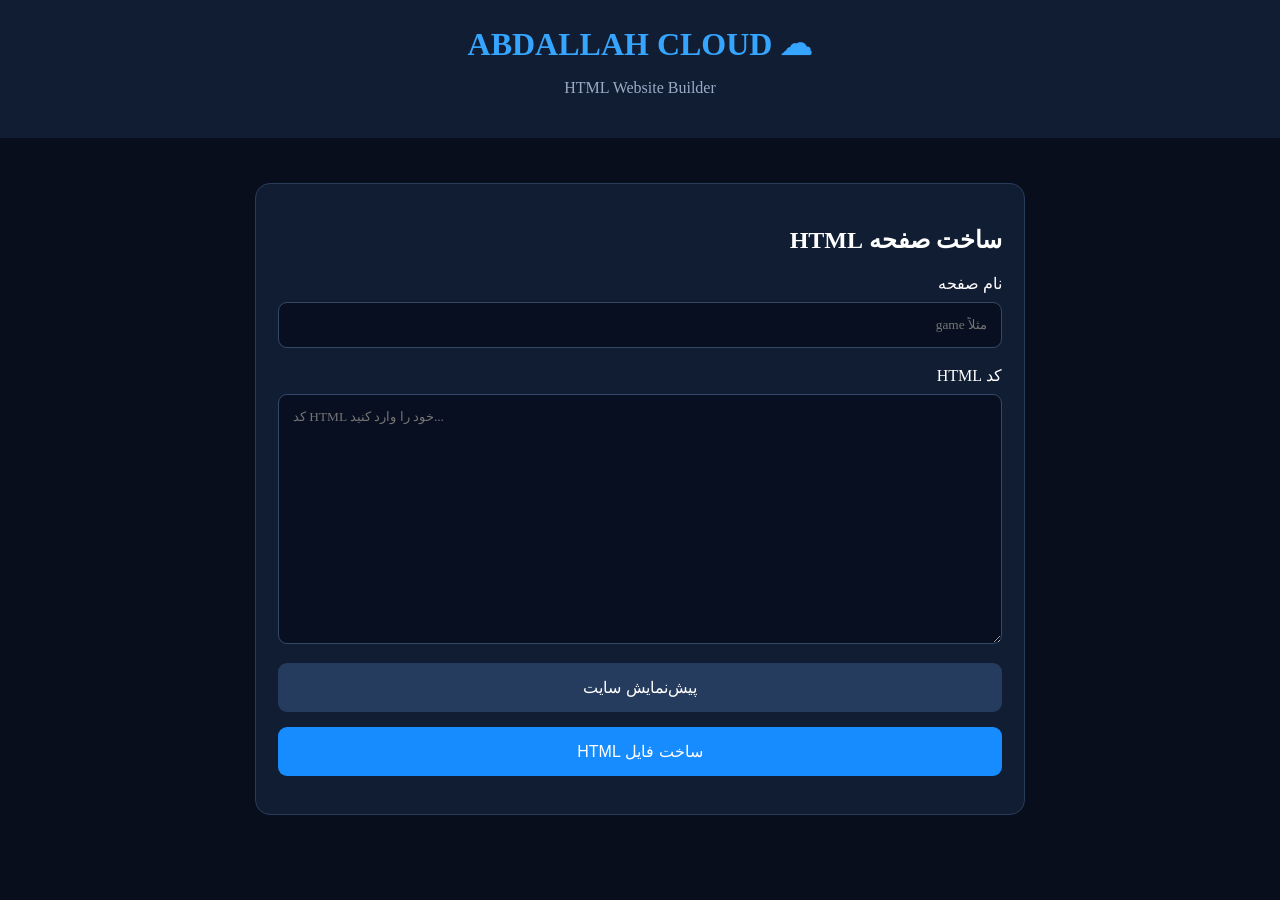
<file: cloud/index.html>
<!DOCTYPE html>
<html lang="fa" dir="rtl">
<head>
<meta charset="UTF-8">
<meta name="viewport" content="width=device-width,initial-scale=1">
<title>Abdallah Cloud</title>
<style>
*{box-sizing:border-box}
body{margin:0;background:#080e1c;color:white;font-family:Tahoma}
header{background:#111d33;padding:25px;text-align:center}
header h1{color:#35a5ff;margin:0}
header p{color:#9aabc5}
main{max-width:800px;margin:30px auto;padding:15px}
.box{background:#111d33;padding:22px;border:1px solid #2a3c5c;border-radius:15px}
label{display:block;margin:18px 0 9px}
input,textarea{width:100%;padding:14px;background:#080f20;color:white;border:1px solid #344968;border-radius:9px;font-family:Tahoma}
textarea{height:250px;direction:ltr;text-align:left}
button{width:100%;padding:15px;margin-top:15px;border:0;border-radius:9px;background:#168cff;color:white;font-size:16px;cursor:pointer}
button.secondary{background:#263c5e}
iframe{width:100%;height:300px;background:white;border:0;margin-top:15px;border-radius:9px}
#status{color:#ffd166;text-align:center;margin-top:15px}
</style>
</head>
<body>
<header>
<h1>☁ ABDALLAH CLOUD</h1>
<p>HTML Website Builder</p>
</header>
<main>
<div class="box">
<h2>ساخت صفحه HTML</h2>

<label>نام صفحه</label>
<input id="name" placeholder="مثلاً game">

<label>کد HTML</label>
<textarea id="code" placeholder="کد HTML خود را وارد کنید..."></textarea>

<button class="secondary" onclick="preview()">پیش‌نمایش سایت</button>
<iframe id="preview" sandbox="allow-scripts" style="display:none"></iframe>

<button onclick="downloadPage()">ساخت فایل HTML</button>
<p id="status"></p>
</div>
</main>

<script>
function preview(){
 const code=document.getElementById("code").value;
 if(!code.trim()){
  status("ابتدا کد HTML را وارد کن.");
  return;
 }
 const frame=document.getElementById("preview");
 frame.srcdoc=code;
 frame.style.display="block";
}

function status(message){
 document.getElementById("status").textContent=message;
}

function downloadPage(){
 const name=document.getElementById("name").value.trim();
 const code=document.getElementById("code").value;

 if(!/^[a-zA-Z0-9_-]{1,40}$/.test(name)){
  status("نام انگلیسی معتبر وارد کن.");
  return;
 }
 if(!code.trim()){
  status("کد HTML را وارد کن.");
  return;
 }

 const blob=new Blob([code],{type:"text/html;charset=utf-8"});
 const url=URL.createObjectURL(blob);
 const a=document.createElement("a");
 a.href=url;
 a.download=name+".html";
 a.click();
 URL.revokeObjectURL(url);
 status("فایل "+name+".html ساخته شد. برای انتشار، آن را در پوشه cloud مخزن GitHub قرار بده.");
}
</script>
</body>
</html>
</file>
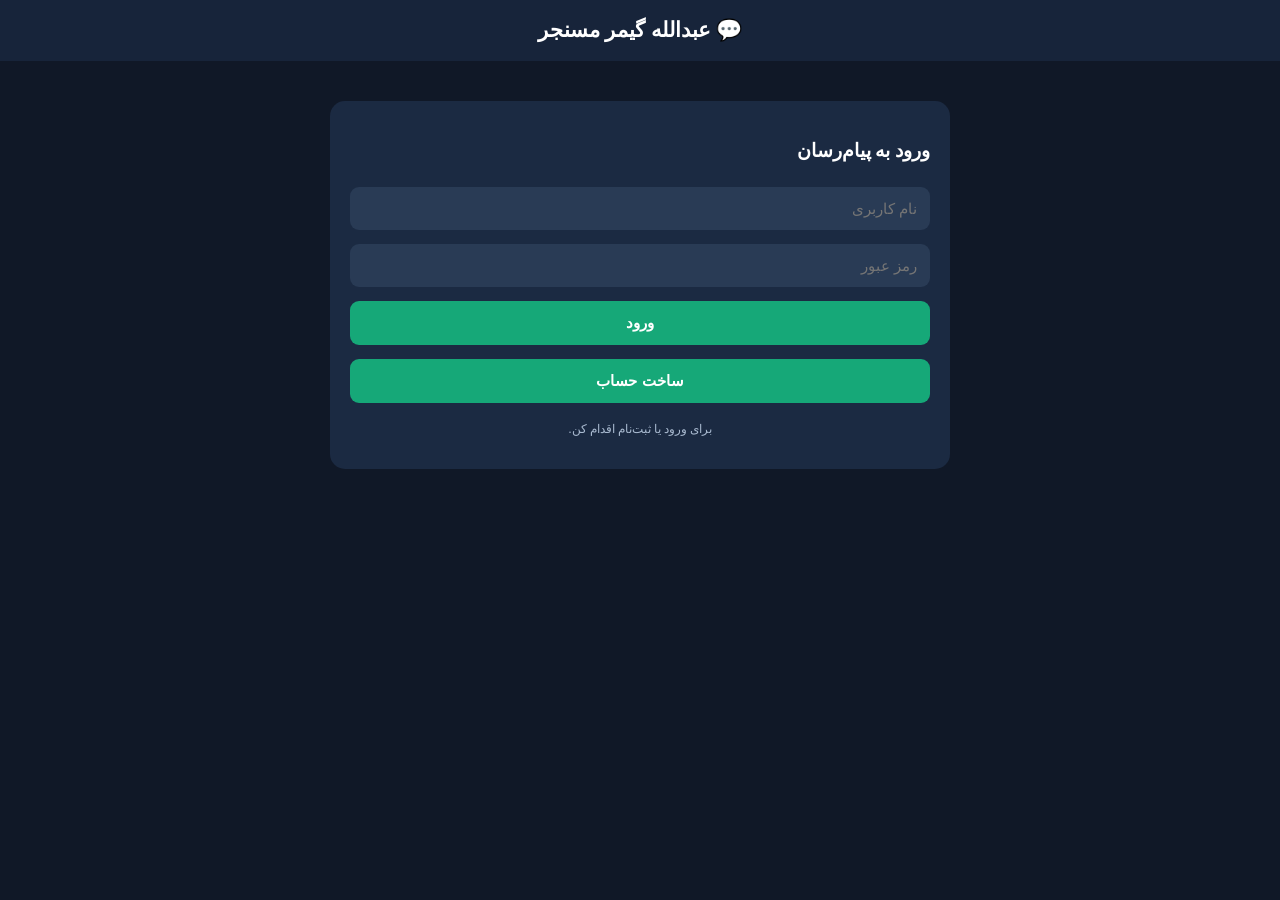
<file: messenger/index.html>
<!DOCTYPE html>
<html lang="fa" dir="rtl">
<head>
<meta charset="UTF-8">
<meta name="viewport" content="width=device-width, initial-scale=1">
<title>عبدالله گیمر مسنجر</title>
<style>
*{box-sizing:border-box}
body{margin:0;background:#101827;color:white;font-family:tahoma}
header{background:#17243a;padding:18px;text-align:center;font-size:21px;font-weight:bold}
.container{max-width:650px;margin:25px auto;padding:15px}
.box{background:#1b2a42;padding:20px;border-radius:15px;margin-bottom:15px}
input,button{width:100%;padding:13px;margin:7px 0;border:0;border-radius:9px;font-size:15px}
input{background:#293b55;color:white}
button{background:#16a878;color:white;font-weight:bold;cursor:pointer}
button:hover{background:#10865f}
#chat{display:none}
#messages{height:350px;overflow:auto;background:#111d30;padding:12px;border-radius:12px}
.msg{background:#263c59;padding:10px;margin:8px 0;border-radius:10px;overflow-wrap:anywhere}
.mine{background:#087d61}
.small{color:#a9bad0;font-size:12px;text-align:center}
</style>
</head>
<body>
<header>💬 عبدالله گیمر مسنجر</header>

<div class="container">
  <div class="box" id="login">
    <h3>ورود به پیام‌رسان</h3>
    <input id="username" placeholder="نام کاربری">
    <input id="password" type="password" placeholder="رمز عبور">
    <button onclick="account('login')">ورود</button>
    <button onclick="account('register')">ساخت حساب</button>
    <p class="small" id="status">برای ورود یا ثبت‌نام اقدام کن.</p>
  </div>

  <div class="box" id="chat">
    <h3 id="welcome"></h3>
    <input id="receiver" placeholder="نام کاربری گیرنده">
    <div id="messages"></div>
    <input id="message" placeholder="پیام خود را بنویس...">
    <button onclick="sendMessage()">ارسال پیام</button>
    <button onclick="loadMessages()">بروزرسانی پیام‌ها</button>
    <button onclick="logout()" style="background:#a83b48">خروج</button>
    <p class="small" id="chatStatus"></p>
  </div>
</div>

<script>
const API = "https://abdallah-cloud.azahry156.workers.dev";

let token = "";
let currentUser = "";

async function request(path, method="GET", data=null) {
  const headers = {"Content-Type":"application/json"};
  if(token) headers.Authorization = "Bearer " + token;

  const response = await fetch(API + path, {
    method,
    headers,
    body: data ? JSON.stringify(data) : null
  });

  const result = await response.json();
  if(!response.ok) throw new Error(result.error || "خطا در ارتباط با سرور");
  return result;
}

async function account(type) {
  const username = document.getElementById("username").value.trim();
  const password = document.getElementById("password").value;
  const status = document.getElementById("status");

  if(!username || !password) {
    status.textContent = "نام کاربری و رمز عبور را وارد کن.";
    return;
  }

  status.textContent = "در حال اتصال به سرور...";

  try {
    const result = await request(
      "/api/" + type,
      "POST",
      {username, password}
    );

    token = result.token;
    currentUser = result.username || username;

    document.getElementById("login").style.display = "none";
    document.getElementById("chat").style.display = "block";
    document.getElementById("welcome").textContent =
      "سلام " + currentUser + " 👋";

    loadMessages();
  } catch(error) {
    status.textContent = error.message;
  }
}

async function sendMessage() {
  const to = document.getElementById("receiver").value.trim();
  const message = document.getElementById("message").value.trim();

  if(!to || !message) {
    document.getElementById("chatStatus").textContent =
      "نام گیرنده و متن پیام را وارد کن.";
    return;
  }

  try {
    await request("/api/messages", "POST", {to, message});
    document.getElementById("message").value = "";
    document.getElementById("chatStatus").textContent = "پیام ارسال شد.";
    loadMessages();
  } catch(error) {
    document.getElementById("chatStatus").textContent = error.message;
  }
}

async function loadMessages() {
  const to = document.getElementById("receiver").value.trim();
  if(!to) {
    document.getElementById("chatStatus").textContent =
      "ابتدا نام کاربری گیرنده را وارد کن.";
    return;
  }

  try {
    const result = await request(
      "/api/messages?with=" + encodeURIComponent(to)
    );

    const area = document.getElementById("messages");
    area.innerHTML = "";

    (result.messages || []).forEach(item => {
      const div = document.createElement("div");
      div.className = "msg" +
        (item.from === currentUser ? " mine" : "");
      div.textContent = item.from + ": " + item.message;
      area.appendChild(div);
    });

    area.scrollTop = area.scrollHeight;
  } catch(error) {
    document.getElementById("chatStatus").textContent = error.message;
  }
}

function logout() {
  token = "";
  currentUser = "";
  document.getElementById("chat").style.display = "none";
  document.getElementById("login").style.display = "block";
  document.getElementById("password").value = "";
}
</script>
</body>
</html>
</file>
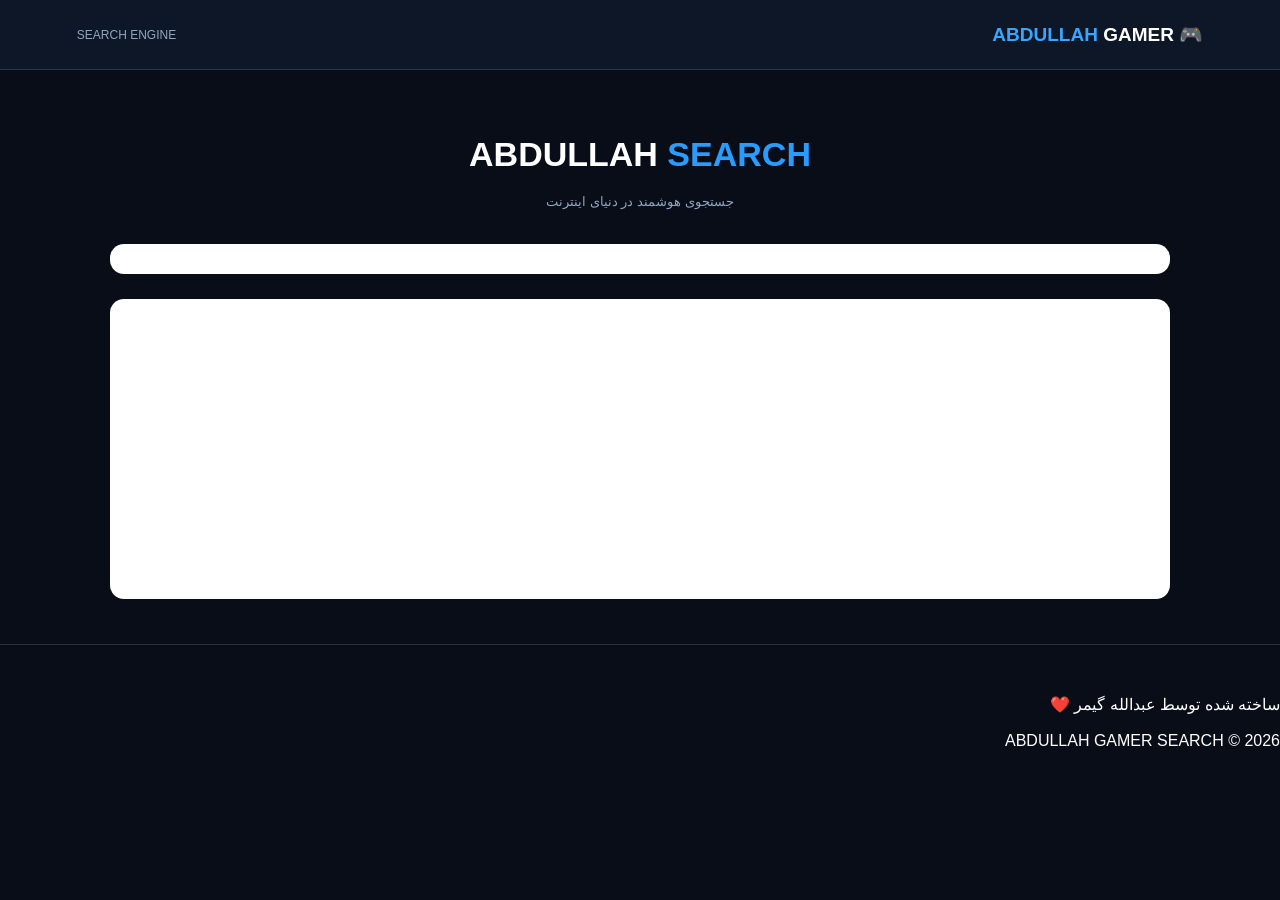
<file: search/index.html>
<!DOCTYPE html>
<html lang="fa" dir="rtl">
<head>
<meta charset="UTF-8">
<meta name="viewport" content="width=device-width,initial-scale=1">
<title>سرچ عبدالله گیمر</title>
<script async src="https://cse.google.com/cse.js?cx=41a84d287e27b4d4f"></script>
<style>
*{box-sizing:border-box}
body{margin:0;background:#080d18;color:white;font-family:Tahoma,Arial}
header{height:70px;padding:0 6%;display:flex;align-items:center;justify-content:space-between;background:#0d1728;border-bottom:1px solid #243650}
.brand{font-size:19px;font-weight:bold;color:#38a5ff}
.brand span{color:white}
main{max-width:1100px;margin:auto;padding:45px 20px}
h1{text-align:center;font-size:34px;margin:20px 0}
h1 span{color:#299cff}
.desc{text-align:center;color:#8fa5c0;font-size:13px;margin-bottom:35px}
.search-area{background:#fff;border-radius:14px;padding:15px}
.results{background:white;border-radius:14px;margin-top:25px;padding:15px;min-height:300px;color:#222}
.gsc-control-cse{background:white!important;border:0!important}
.gsc-control-cse *{font-family:Tahoma,Arial!important}
.gsc-result{border-radius:10px!important}
.gsc-webResult .gsc-result{border-bottom:1px solid #eee!important}
.gsc-result .gs-title,.gsc-result .gs-title *{color:#1268bd!important}
.gsc-result .gs-snippet{color:#444!important}
.gsc-results .gsc-cursor-box{direction:ltr}
footer{text-align:center;padding:25px;color:#8495aa;font-size:12px;border-top:1px solid #203047}
@media(max-width:600px){h1{font-size:27px}main{padding:25px 12px}}
</style>
</head>
<body>
<header>
<div class="brand">🎮 ABDULLAH <span>GAMER</span></div>
<div style="font-size:12px;color:#91a5c0">SEARCH ENGINE</div>
</header>

<main>
<h1>ABDULLAH <span>SEARCH</span></h1>
<div class="desc">جستجوی هوشمند در دنیای اینترنت</div>

<div class="search-area">
<div class="gcse-searchbox"></div>
</div>

<div class="results">
<div class="gcse-searchresults"></div>
</div>
</main>

<footer></footer>ساخته شده توسط عبدالله گیمر ❤️
<br><br>
ABDULLAH GAMER SEARCH © 2026
</footer>
</body>
</html>
</file>
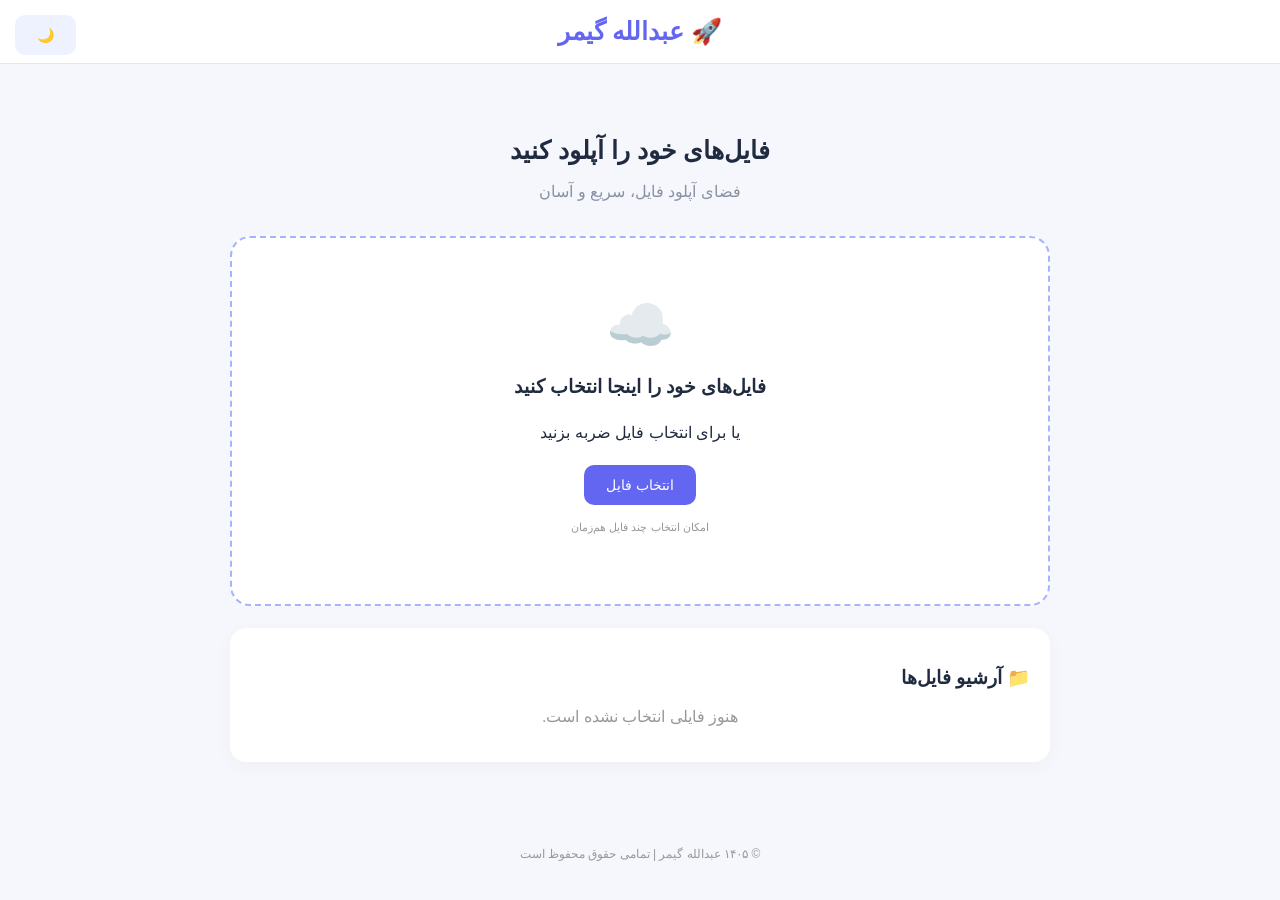
<file: upload/index.html>
<!DOCTYPE html>
<html lang="fa" dir="rtl">
<head>
<meta charset="UTF-8">
<meta name="viewport" content="width=device-width,initial-scale=1">
<title>عبدالله گیمر | آپلود فایل</title>
<style>
*{box-sizing:border-box}
body{
 margin:0;
 font-family:Tahoma,Arial;
 background:#f5f7fc;
 color:#202b40;
 transition:.3s;
}
body.dark{background:#0b1220;color:#f1f5f9}
header{
 background:white;
 border-bottom:1px solid #e5e7eb;
 padding:17px;
 text-align:center;
 position:sticky;top:0;
 z-index:5;
}
.dark header{background:#111c30;border-color:#263449}
.logo{font-size:25px;font-weight:bold;color:#6366f1}
.container{max-width:850px;margin:40px auto;padding:15px}
h1{text-align:center;font-size:25px}
.subtitle{text-align:center;color:#8992a5;margin-bottom:35px}
.upload{
 background:white;
 border:2px dashed #a5b4fc;
 border-radius:20px;
 padding:55px 15px;
 text-align:center;
 cursor:pointer;
 transition:.2s;
}
.dark .upload,.dark .box{background:#111c30;border-color:#35435c}
.upload:hover{border-color:#6366f1;background:#eef2ff}
.dark .upload:hover{background:#17243b}
.icon{font-size:55px;color:#6366f1}
.upload p{line-height:2}
button{
 border:0;
 background:#6366f1;
 color:white;
 padding:12px 22px;
 border-radius:10px;
 cursor:pointer;
 font-size:14px;
}
button:hover{background:#4f46e5}
#files{display:none}
.box{
 background:white;
 border-radius:16px;
 padding:20px;
 margin-top:22px;
 box-shadow:0 5px 20px #00000008;
}
.file{
 display:flex;
 align-items:center;
 gap:12px;
 padding:14px 0;
 border-bottom:1px solid #eee;
}
.file:last-child{border:0}
.fileicon{font-size:27px}
.filename{flex:1;overflow-wrap:anywhere;font-size:13px}
.progress{
 height:6px;
 background:#e5e7eb;
 border-radius:10px;
 margin-top:8px;
 overflow:hidden;
}
.progress span{
 display:block;height:100%;
 background:#6366f1;width:0;
 transition:width .3s;
}
.link{font-size:11px;color:#6366f1;overflow-wrap:anywhere}
.actions{display:flex;gap:7px;flex-wrap:wrap}
.actions button{padding:7px 10px;font-size:11px}
.remove{background:#ef4444}
footer{text-align:center;padding:30px;color:#999;font-size:12px}
.topbtn{position:absolute;left:15px;top:15px;background:#eef2ff;color:#555}
.dark .topbtn{background:#263449;color:white}
</style>
</head>
<body>

<header>
 <div class="logo">🚀 عبدالله گیمر</div>
 <button class="topbtn" onclick="theme()">🌙</button>
</header>

<main class="container">

<h1>فایل‌های خود را آپلود کنید</h1>
<p class="subtitle">فضای آپلود فایل، سریع و آسان</p>

<div class="upload" onclick="document.getElementById('files').click()"
ondragover="event.preventDefault()"
ondrop="dropFiles(event)">

 <div class="icon">☁️</div>
 <h3>فایل‌های خود را اینجا انتخاب کنید</h3>
 <p>یا برای انتخاب فایل ضربه بزنید</p>
 <button type="button">انتخاب فایل</button>
 <p style="font-size:11px;color:#999">
 امکان انتخاب چند فایل هم‌زمان
 </p>
</div>

<input id="files" type="file" multiple>

<div class="box">
 <h3>📁 آرشیو فایل‌ها</h3>
 <div id="list">
 <p style="color:#999;text-align:center">هنوز فایلی انتخاب نشده است.</p>
 </div>
</div>

</main>

<footer>
© ۱۴۰۵ عبدالله گیمر | تمامی حقوق محفوظ است
</footer>

<script>
const input=document.getElementById('files');
const list=document.getElementById('list');
let selected=[];

input.addEventListener('change',()=>{
 addFiles(input.files);
 input.value='';
});

function dropFiles(e){
 e.preventDefault();
 addFiles(e.dataTransfer.files);
}

function addFiles(files){
 for(const file of files){
  if(selected.some(x=>x.file.name===file.name && x.file.size===file.size)){
   continue;
  }
  selected.push({file,url:URL.createObjectURL(file)});
 }
 render();
}

function render(){
 list.innerHTML='';

 if(!selected.length){
  list.innerHTML='<p style="color:#999;text-align:center">هنوز فایلی انتخاب نشده است.</p>';
  return;
 }

 selected.forEach((item,index)=>{
  const file=item.file;
  const div=document.createElement('div');
  div.className='file';

  const icon=document.createElement('span');
  icon.className='fileicon';
  icon.textContent=file.type.startsWith('image/')?'🖼️':
  file.type.startsWith('video/')?'🎬':
  file.type.startsWith('audio/')?'🎵':'📄';

  const info=document.createElement('div');
  info.className='filename';

  const name=document.createElement('b');
  name.textContent=file.name;

  const size=document.createElement('div');
  size.style.color='#999';
  size.style.marginTop='5px';
  size.textContent=formatSize(file.size);

  const progress=document.createElement('div');
  progress.className='progress';
  const bar=document.createElement('span');
  bar.style.width='100%';
  progress.appendChild(bar);

  const actions=document.createElement('div');
  actions.className='actions';

  const download=document.createElement('a');
  download.href=item.url;
  download.download=file.name;
  download.textContent='⬇️ دانلود';
  download.style.cssText='background:#6366f1;color:white;padding:8px;border-radius:8px;text-decoration:none;font-size:11px';

  const copy=document.createElement('button');
  copy.textContent='📋 کپی لینک';
  copy.onclick=()=>{
   if(navigator.clipboard){
    navigator.clipboard.writeText(item.url)
    .then(()=>alert('لینک محلی کپی شد'));
   }else{
    alert('مرورگر اجازه کپی خودکار نمی‌دهد');
   }
  };

  const remove=document.createElement('button');
  remove.className='remove';
  remove.textContent='حذف';
  remove.onclick=()=>{
   URL.revokeObjectURL(item.url);
   selected.splice(index,1);
   render();
  };

  info.append(name,size,progress);
  actions.append(download,copy,remove);
  div.append(icon,info,actions);
  list.appendChild(div);
 });
}

function formatSize(bytes){
 if(bytes<1024)return bytes+' بایت';
 if(bytes<1048576)return (bytes/1024).toFixed(1)+' کیلوبایت';
 return (bytes/1048576).toFixed(2)+' مگابایت';
}

function theme(){
 document.body.classList.toggle('dark');
 localStorage.setItem('theme',
 document.body.classList.contains('dark')?'dark':'light');
}

if(localStorage.getItem('theme')==='dark'){
 document.body.classList.add('dark');
}
</script>

</body>
  </html>
</file>
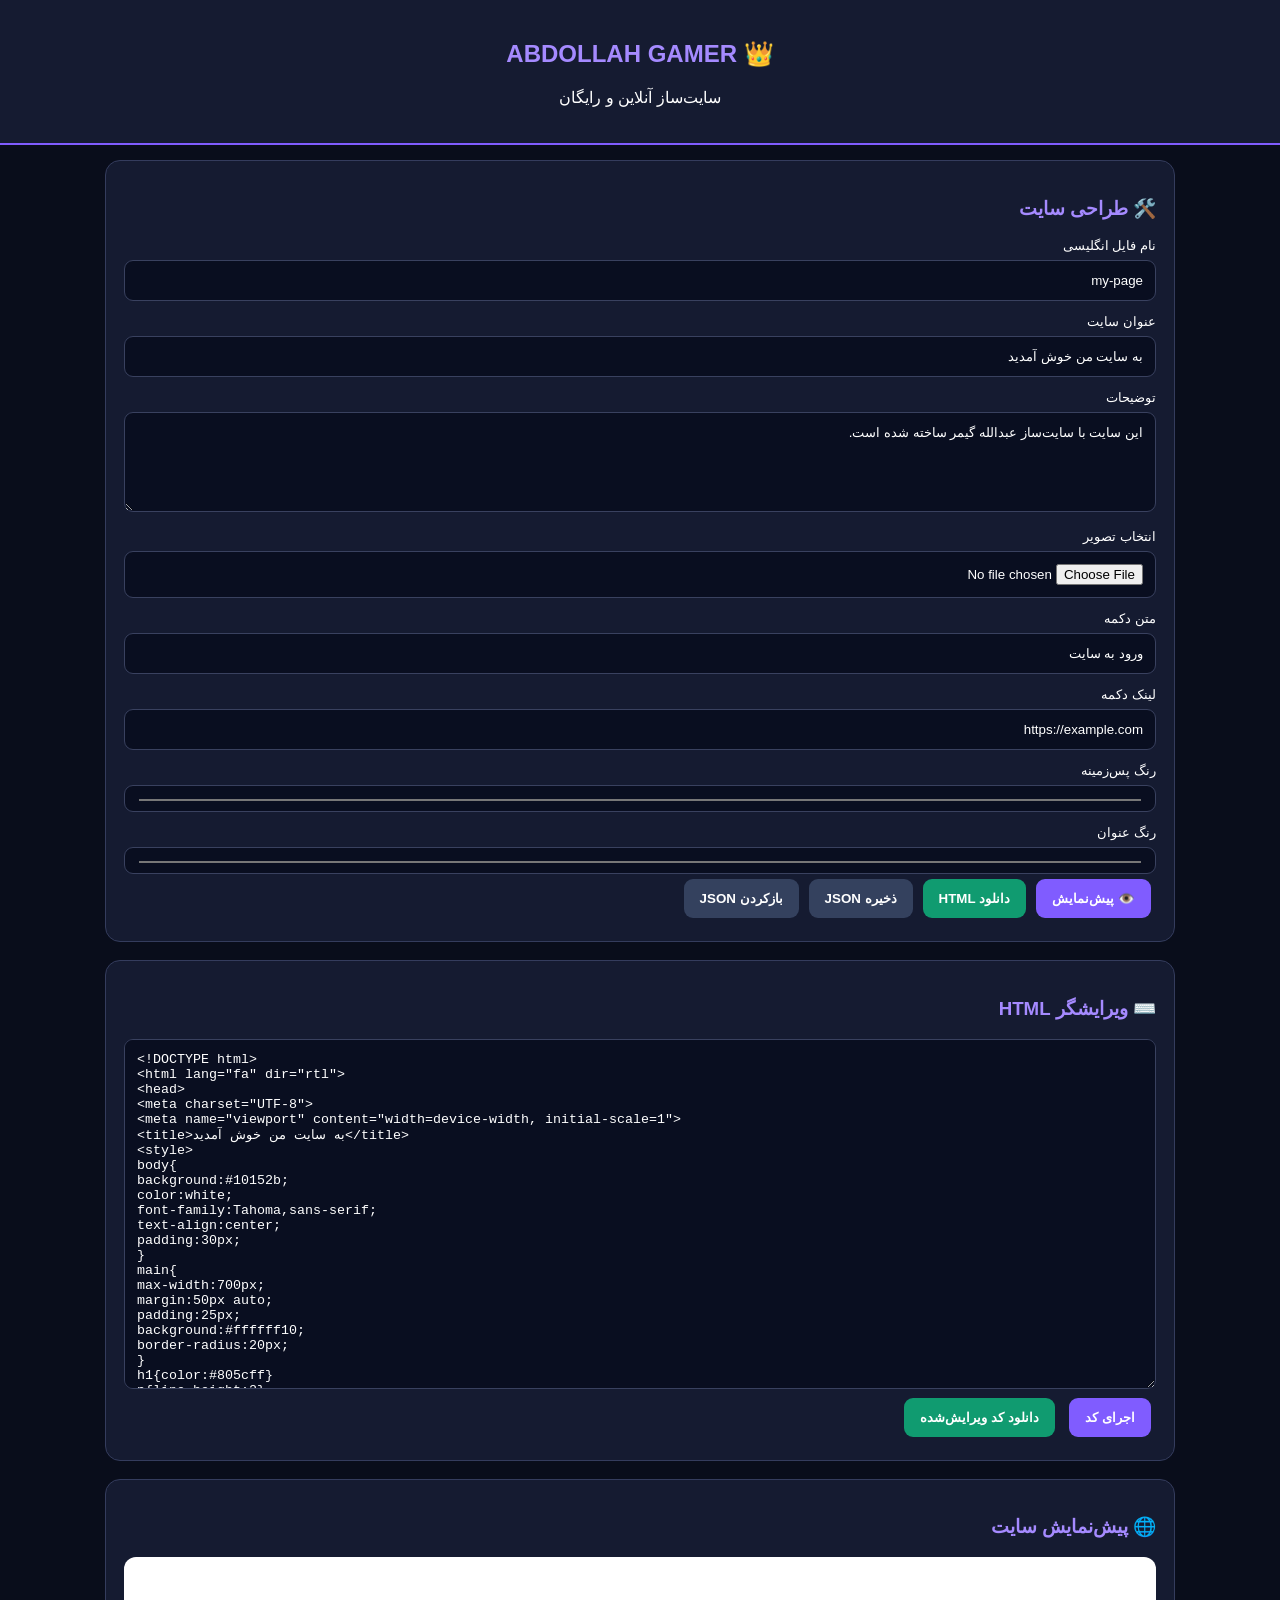
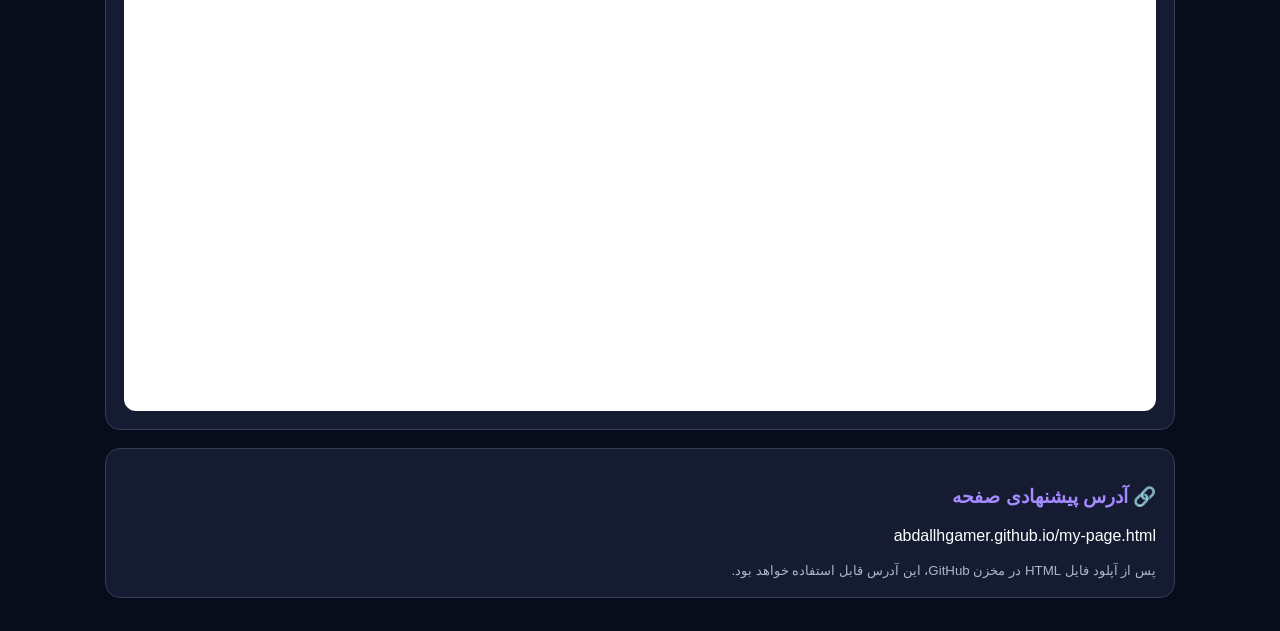
<file: abdallh.html>
<!DOCTYPE html>
<html lang="fa" dir="rtl">
<head>
<meta charset="UTF-8">
<meta name="viewport" content="width=device-width, initial-scale=1">
<title>سایت‌ساز عبدالله گیمر</title>
<style>
*{box-sizing:border-box}
body{
 margin:0;background:#090d1b;color:white;
 font-family:Tahoma,sans-serif
}
header{
 background:#151b31;padding:20px;text-align:center;
 border-bottom:2px solid #805cff
}
header h2{color:#a58aff}
.container{max-width:1100px;margin:auto;padding:15px}
.panel{
 background:#151b31;border:1px solid #343c5d;
 border-radius:15px;padding:18px;margin-bottom:18px
}
h3{color:#a58aff}
label{display:block;margin:13px 0 7px;font-size:13px}
input,textarea,select{
 width:100%;padding:12px;border-radius:9px;
 background:#090e20;border:1px solid #39415f;
 color:white;font-family:inherit
}
textarea{min-height:100px}
button{
 background:#805cff;color:white;border:0;
 padding:12px 16px;border-radius:9px;
 margin:5px;cursor:pointer;font-weight:bold
}
.green{background:#109b70}
.gray{background:#34415e}
.tabs{display:flex;flex-wrap:wrap}
.preview{
 background:white;border-radius:12px;
 overflow:hidden
}
iframe{width:100%;height:450px;border:0}
#code{
 direction:ltr;text-align:left;
 font-family:monospace;height:350px
}
small{color:#aeb6ce}
</style>
</head>
<body>

<header>
<h2>👑 ABDOLLAH GAMER</h2>
<p>سایت‌ساز آنلاین و رایگان</p>
</header>

<div class="container">

<div class="panel">
<h3>🛠️ طراحی سایت</h3>

<label>نام فایل انگلیسی</label>
<input id="filename" value="my-page">

<label>عنوان سایت</label>
<input id="title" value="به سایت من خوش آمدید">

<label>توضیحات</label>
<textarea id="description">این سایت با سایت‌ساز عبدالله گیمر ساخته شده است.</textarea>

<label>انتخاب تصویر</label>
<input type="file" id="photo" accept="image/*">

<label>متن دکمه</label>
<input id="btnText" value="ورود به سایت">

<label>لینک دکمه</label>
<input id="btnLink" value="https://example.com">

<label>رنگ پس‌زمینه</label>
<input type="color" id="bg" value="#10152b">

<label>رنگ عنوان</label>
<input type="color" id="color" value="#805cff">

<div class="tabs">
<button onclick="update()">👁️ پیش‌نمایش</button>
<button class="green" onclick="downloadHTML()">دانلود HTML</button>
<button class="gray" onclick="saveJSON()">ذخیره JSON</button>
<button class="gray" onclick="document.getElementById('jsonFile').click()">بازکردن JSON</button>
<input type="file" id="jsonFile" accept=".json" hidden>
</div>

</div>

<div class="panel">
<h3>⌨️ ویرایشگر HTML</h3>
<textarea id="code" dir="ltr" spellcheck="false"></textarea>
<button onclick="runCode()">اجرای کد</button>
<button class="green" onclick="downloadCode()">دانلود کد ویرایش‌شده</button>
</div>

<div class="panel">
<h3>🌐 پیش‌نمایش سایت</h3>
<div class="preview">
<iframe id="frame" sandbox="allow-forms allow-popups"></iframe>
</div>
</div>

<div class="panel">
<h3>🔗 آدرس پیشنهادی صفحه</h3>
<p id="address">abdallhgamer.github.io/my-page.html</p>
<small>پس از آپلود فایل HTML در مخزن GitHub، این آدرس قابل استفاده خواهد بود.</small>
</div>

</div>

<script>
let imageData="";

const $=id=>document.getElementById(id);

function esc(s){
return String(s).replace(/[&<>"']/g,c=>({
'&':'&amp;','<':'&lt;','>':'&gt;',
'"':'&quot;',"'":'&#39;'
}[c]));
}

function safeLink(s){
try{
let u=new URL(s);
return ['https:','http:'].includes(u.protocol)?u.href:'';
}catch(e){return ''}
}

function filename(){
return $('filename').value.trim()
.replace(/\.html$/i,'')
.replace(/[^a-zA-Z0-9_-]/g,'-') || 'my-page';
}

function makeHTML(){

let title=$('title').value;
let description=$('description').value;
let image=imageData;
let buttonText=$('btnText').value;
let buttonLink=safeLink($('btnLink').value);
let bg=$('bg').value;
let color=$('color').value;

return `<!DOCTYPE html>
<html lang="fa" dir="rtl">
<head>
<meta charset="UTF-8">
<meta name="viewport" content="width=device-width, initial-scale=1">
<title>${esc(title)}</title>
<style>
body{
background:${bg};
color:white;
font-family:Tahoma,sans-serif;
text-align:center;
padding:30px;
}
main{
max-width:700px;
margin:50px auto;
padding:25px;
background:#ffffff10;
border-radius:20px;
}
h1{color:${color}}
p{line-height:2}
img{
max-width:100%;
max-height:350px;
border-radius:15px;
}
a{
display:inline-block;
padding:13px 22px;
background:${color};
color:white;
text-decoration:none;
border-radius:10px;
}
</style>
</head>
<body>
<main>
<h1>${esc(title)}</h1>
${image?'<img src="'+image+'" alt="'+esc(title)+'">':''}
<p>${esc(description).replace(/\n/g,'<br>')}</p>
${buttonText&&buttonLink?
'<a href="'+esc(buttonLink)+'">'+esc(buttonText)+'</a>':''}
</main>
</body>
</html>`;
}

function update(){
let html=makeHTML();
$('code').value=html;
$('frame').srcdoc=html;
$('address').textContent=
'abdallhgamer.github.io/'+filename()+'.html';
}

function downloadFile(content,name,type){
let blob=new Blob([content],{type:type});
let url=URL.createObjectURL(blob);
let a=document.createElement('a');
a.href=url;
a.download=name;
a.click();
setTimeout(()=>URL.revokeObjectURL(url),1000);
}

function downloadHTML(){
downloadFile(makeHTML(),filename()+'.html','text/html;charset=utf-8');
}

function runCode(){
$('frame').srcdoc=$('code').value;
}

function downloadCode(){
downloadFile($('code').value,filename()+'.html','text/html;charset=utf-8');
}

function saveJSON(){

let data={
filename:filename(),
title:$('title').value,
description:$('description').value,
image:imageData,
buttonText:$('btnText').value,
buttonLink:$('btnLink').value,
bg:$('bg').value,
color:$('color').value
};

downloadFile(
JSON.stringify(data,null,2),
filename()+'.json',
'application/json'
);
}

$('jsonFile').onchange=async function(e){

let file=e.target.files[0];
if(!file)return;

try{
let data=JSON.parse(await file.text());

$('filename').value=data.filename||'my-page';
$('title').value=data.title||'';
$('description').value=data.description||'';
$('btnText').value=data.buttonText||'';
$('btnLink').value=data.buttonLink||'';
$('bg').value=data.bg||'#10152b';
$('color').value=data.color||'#805cff';
imageData=data.image||'';

update();
alert('پروژه با موفقیت باز شد');

}catch(e){
alert('فایل JSON معتبر نیست');
}

e.target.value='';
};

$('photo').onchange=function(e){

let file=e.target.files[0];
if(!file)return;

if(!file.type.startsWith('image/')||file.size>2*1024*1024){
alert('تصویر باید کمتر از ۲ مگابایت باشد');
return;
}

let reader=new FileReader();

reader.onload=function(){
imageData=reader.result;
update();
};

reader.readAsDataURL(file);
};

$('filename').oninput=update;

update();

</script>
</body>
</html>
</file>
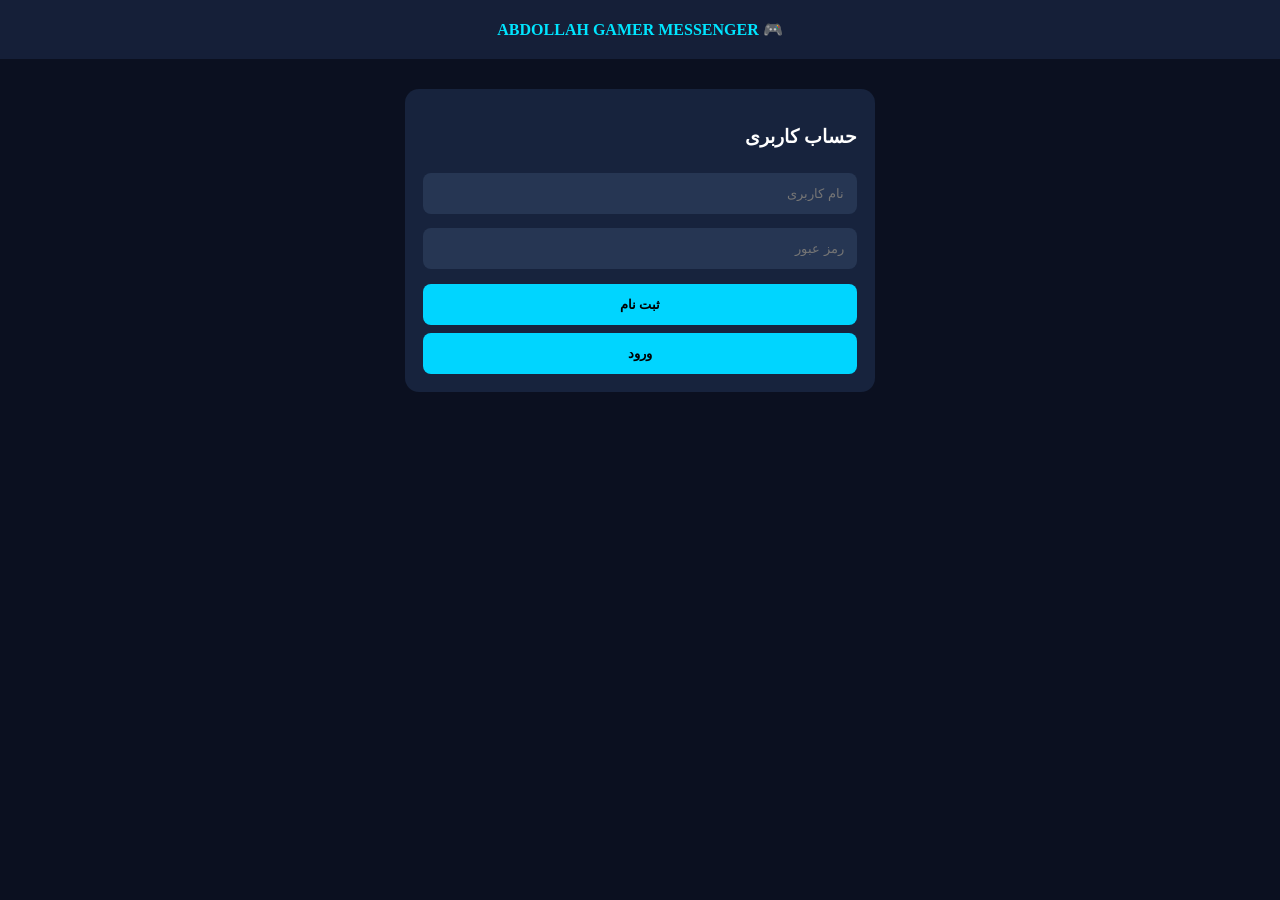
<file: messenger.html>
<!DOCTYPE html>
<html lang="fa" dir="rtl">
<head>
<meta charset="UTF-8">
<meta name="viewport" content="width=device-width, initial-scale=1">
<title>ABDOLLAH GAMER MESSENGER</title>

<style>
*{box-sizing:border-box}
body{
margin:0;
background:#0b1020;
color:white;
font-family:Tahoma;
}
header{
background:#151f38;
padding:20px;
text-align:center;
color:#00e5ff;
font-weight:bold;
}
.container{
max-width:500px;
margin:auto;
padding:15px;
}
.box{
background:#17233d;
padding:18px;
border-radius:14px;
margin-top:15px;
}
input{
width:100%;
padding:13px;
margin:7px 0;
border:0;
border-radius:8px;
background:#263653;
color:white;
}
button{
width:100%;
padding:13px;
margin-top:8px;
border:0;
border-radius:8px;
background:#00d5ff;
font-weight:bold;
}
#panel{display:none}
.item{
background:#263653;
padding:12px;
border-radius:8px;
margin:8px 0;
}
</style>
</head>

<body>

<header>🎮 ABDOLLAH GAMER MESSENGER</header>

<div class="container">

<div class="box" id="account">
<h3>حساب کاربری</h3>
<input id="username" placeholder="نام کاربری">
<input id="password" type="password" placeholder="رمز عبور">
<button onclick="register()">ثبت نام</button>
<button onclick="login()">ورود</button>
</div>

<div id="panel">

<div class="box">
<h3 id="welcome"></h3>
<button onclick="logout()">خروج از حساب</button>
</div>

<div class="box">
<h3>👥 ساخت گروه</h3>
<input id="groupName" placeholder="نام گروه">
<button onclick="createGroup()">ساخت گروه</button>
<div id="groups"></div>
</div>

<div class="box">
<h3>💬 پیام گروه</h3>
<input id="groupTarget" placeholder="نام گروه">
<input id="message" placeholder="پیام خود را بنویسید">
<button onclick="sendMessage()">ارسال پیام</button>
<div id="messages"></div>
</div>

</div>
</div>

<script>
let currentUser = "";

async function getData(){
    const response = await fetch("data.json");
    return await response.json();
}

async function register(){
    alert("برای ثبت حساب دائمی باید سرور متصل به data.json راه‌اندازی شود.");
}

async function login(){
    alert("ورود واقعی پس از راه‌اندازی سرور فعال می‌شود.");
}

function logout(){
    currentUser="";
    account.style.display="block";
    panel.style.display="none";
}

function createGroup(){
    alert("ساخت گروه پس از راه‌اندازی سرور فعال می‌شود.");
}

function sendMessage(){
    alert("ارسال پیام پس از راه‌اندازی سرور فعال می‌شود.");
}
</script>

</body>
</html>
</file>
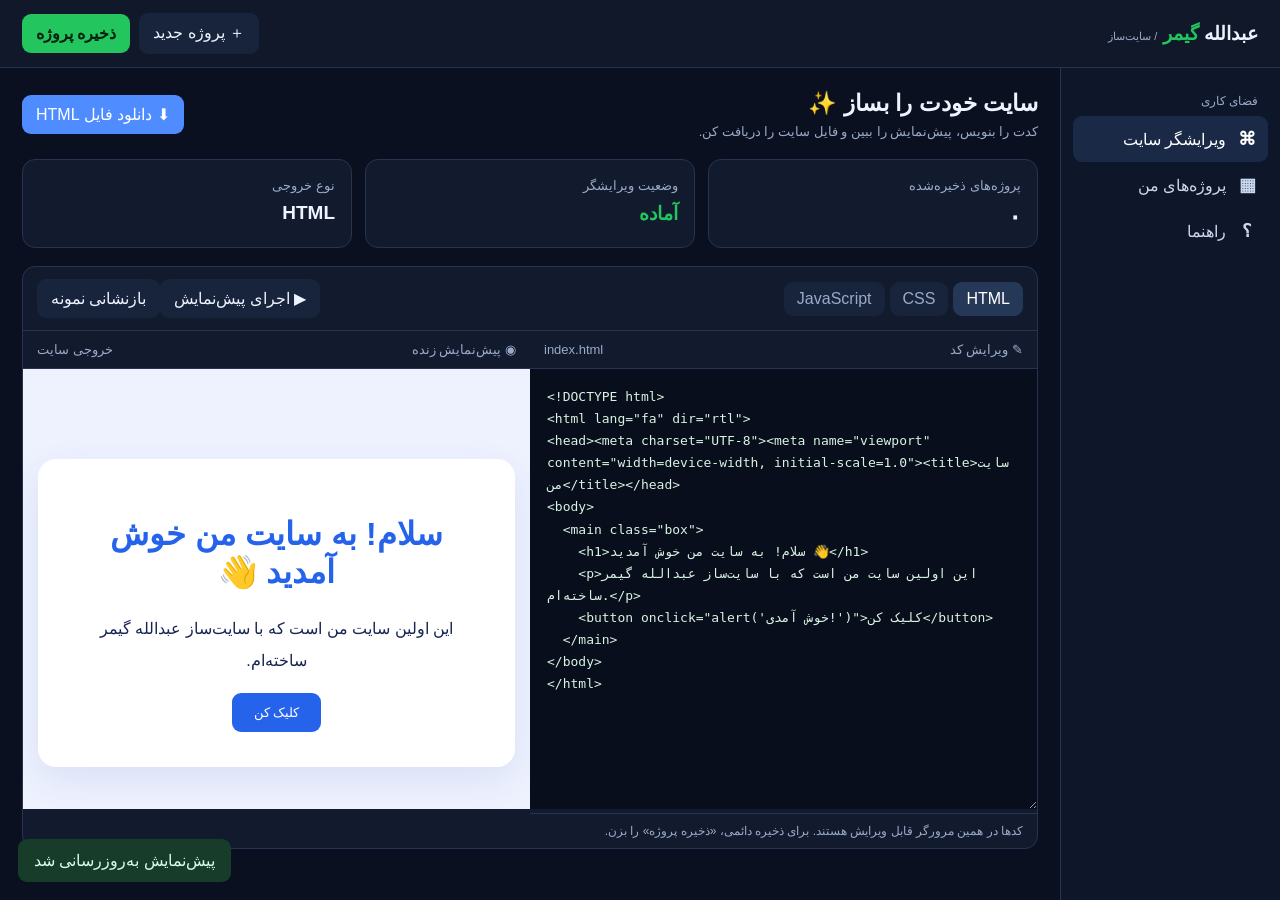
<file: abdallh_gamer/index-3.html>
<!DOCTYPE html>
<html lang="fa" dir="rtl">
<head>
<meta charset="UTF-8">
<meta name="viewport" content="width=device-width, initial-scale=1.0">
<title>عبدالله گیمر | سایت‌ساز</title>
<style>
:root{--bg:#0b1020;--panel:#121a2e;--panel2:#18233c;--line:#263451;--text:#edf3ff;--muted:#9aabc8;--green:#22c55e;--blue:#4f8cff}
*{box-sizing:border-box}body{margin:0;background:var(--bg);color:var(--text);font-family:Tahoma,Arial,sans-serif}
header{height:68px;display:flex;align-items:center;justify-content:space-between;padding:0 22px;background:#10182a;border-bottom:1px solid var(--line);position:sticky;top:0;z-index:5}
.brand{font-weight:800;font-size:19px}.brand span{color:var(--green)}.top-actions{display:flex;gap:9px;align-items:center}
button,.btn{border:0;border-radius:9px;padding:10px 14px;background:var(--panel2);color:var(--text);font:inherit;cursor:pointer}
button:hover{filter:brightness(1.18)}.primary{background:var(--green);color:#05210f;font-weight:700}.blue{background:var(--blue);color:white}
.layout{display:grid;grid-template-columns:220px 1fr;min-height:calc(100vh - 68px)}
aside{background:#0e1729;border-left:1px solid var(--line);padding:18px 12px}
.side-title{font-size:12px;color:var(--muted);padding:8px 10px}.nav{display:flex;gap:10px;align-items:center;padding:12px 10px;border-radius:9px;color:#cbd7ee;cursor:pointer}.nav.active,.nav:hover{background:#1a2945;color:white}.nav b{font-size:18px;width:22px;text-align:center}
main{padding:22px;min-width:0}.welcome{display:flex;justify-content:space-between;align-items:center;gap:15px;margin-bottom:20px}.welcome h1{font-size:23px;margin:0 0 7px}.welcome p{color:var(--muted);margin:0;font-size:13px}
.cards{display:grid;grid-template-columns:repeat(3,1fr);gap:13px;margin-bottom:18px}.card,.workarea{background:var(--panel);border:1px solid var(--line);border-radius:13px;padding:16px}.card small{color:var(--muted)}.card strong{display:block;font-size:25px;margin-top:8px}
.workarea{padding:0;overflow:hidden}.toolbar{display:flex;align-items:center;justify-content:space-between;gap:10px;padding:12px 14px;border-bottom:1px solid var(--line);flex-wrap:wrap}.tabs{display:flex;gap:5px}.tab{padding:8px 13px;color:var(--muted)}.tab.active{background:#263858;color:white}
.editor-grid{display:grid;grid-template-columns:1fr 1fr;min-height:480px}.editor-pane,.preview-pane{min-width:0}.pane-head{padding:11px 14px;color:var(--muted);font-size:13px;border-bottom:1px solid var(--line);display:flex;justify-content:space-between}
textarea{width:100%;height:440px;resize:vertical;border:0;outline:0;background:#080e1b;color:#d9f4e3;padding:17px;direction:ltr;text-align:left;font:13px/1.7 Consolas,monospace;tab-size:2}
iframe{width:100%;height:440px;border:0;background:white}.hint{font-size:12px;color:var(--muted);padding:10px 14px;border-top:1px solid var(--line)}
.projects{margin-top:18px}.projects h2{font-size:17px}.project-list{display:grid;grid-template-columns:repeat(auto-fill,minmax(180px,1fr));gap:10px}.project{background:var(--panel);border:1px solid var(--line);border-radius:10px;padding:13px}.project strong{display:block;margin-bottom:6px}.project small{color:var(--muted)}.project button{margin-top:10px;padding:7px 10px;font-size:12px}
#toast{position:fixed;bottom:18px;left:18px;background:#173c2a;color:#d8ffe5;padding:12px 16px;border-radius:9px;display:none;z-index:10}
@media(max-width:800px){.layout{grid-template-columns:1fr}aside{display:flex;overflow:auto;padding:7px;border-left:0;border-bottom:1px solid var(--line)}.side-title{display:none}.nav{white-space:nowrap;padding:9px}.cards{grid-template-columns:1fr 1fr}.editor-grid{grid-template-columns:1fr}.editor-pane textarea{height:330px}.preview-pane iframe{height:330px}main{padding:13px}.welcome{align-items:flex-start;flex-direction:column}}
@media(max-width:430px){.cards{grid-template-columns:1fr}.brand{font-size:15px}header{padding:0 12px}.top-actions button{padding:8px;font-size:12px}}
</style>
</head>
<body>
<header>
  <div class="brand">عبدالله <span>گیمر</span> <small style="font-size:11px;color:#9aabc8;font-weight:400">/ سایت‌ساز</small></div>
  <div class="top-actions"><button onclick="newProject()">＋ پروژه جدید</button><button class="primary" onclick="saveProject()">ذخیره پروژه</button></div>
</header>
<div class="layout">
<aside>
  <div class="side-title">فضای کاری</div>
  <div class="nav active" onclick="showSection('builder',this)"><b>⌘</b> ویرایشگر سایت</div>
  <div class="nav" onclick="showSection('projects',this)"><b>▦</b> پروژه‌های من</div>
  <div class="nav" onclick="showSection('help',this)"><b>؟</b> راهنما</div>
</aside>
<main>
<section id="builder">
  <div class="welcome"><div><h1>سایت خودت را بساز ✨</h1><p>کدت را بنویس، پیش‌نمایش را ببین و فایل سایت را دریافت کن.</p></div><button class="blue" onclick="downloadProject()">⬇ دانلود فایل HTML</button></div>
  <div class="cards">
    <div class="card"><small>پروژه‌های ذخیره‌شده</small><strong id="projectCount">۰</strong></div>
    <div class="card"><small>وضعیت ویرایشگر</small><strong style="font-size:19px;color:#22c55e">آماده</strong></div>
    <div class="card"><small>نوع خروجی</small><strong style="font-size:19px">HTML</strong></div>
  </div>
  <div class="workarea">
    <div class="toolbar">
      <div class="tabs"><button class="tab active" onclick="setTab('html',this)">HTML</button><button class="tab" onclick="setTab('css',this)">CSS</button><button class="tab" onclick="setTab('js',this)">JavaScript</button></div>
      <div><button onclick="runCode()">▶ اجرای پیش‌نمایش</button><button onclick="resetCode()">بازنشانی نمونه</button></div>
    </div>
    <div class="editor-grid">
      <div class="editor-pane"><div class="pane-head"><span>✎ ویرایش کد</span><span id="fileLabel">index.html</span></div><textarea id="code" spellcheck="false" aria-label="ویرایشگر کد"></textarea><div class="hint">کدها در همین مرورگر قابل ویرایش هستند. برای ذخیره دائمی، «ذخیره پروژه» را بزن.</div></div>
      <div class="preview-pane"><div class="pane-head"><span>◉ پیش‌نمایش زنده</span><span>خروجی سایت</span></div><iframe id="preview" title="پیش‌نمایش سایت" sandbox="allow-scripts"></iframe></div>
    </div>
  </div>
</section>
<section id="projects" style="display:none" class="projects"><h2>پروژه‌های من</h2><p style="color:var(--muted);font-size:13px">پروژه‌هایی که در این مرورگر ذخیره کرده‌ای نمایش داده می‌شوند.</p><div class="project-list" id="projectList"></div></section>
<section id="help" style="display:none" class="projects"><h2>راهنمای استفاده</h2><div class="card"><p>۱. از بخش HTML کد صفحه را وارد کن.</p><p>۲. در تب CSS ظاهر سایت را تغییر بده.</p><p>۳. در تب JavaScript قابلیت‌های تعاملی اضافه کن.</p><p>۴. روی «اجرای پیش‌نمایش» بزن.</p><p>۵. برای نگهداری پروژه در همین مرورگر، آن را ذخیره کن؛ برای دریافت فایل نهایی از «دانلود فایل HTML» استفاده کن.</p><p style="color:#fbbf24">توجه: این نسخه روی GitHub Pages اجرا می‌شود. انتشار خودکار سایت‌های کاربران با آدرس جداگانه به سرور یا اتصال امن GitHub نیاز دارد و در این فایل استاتیک فعال نیست.</p></div></section>
</main>
</div>
<div id="toast"></div>
<script>
const defaults={
html:`<!DOCTYPE html>
<html lang="fa" dir="rtl">
<head><meta charset="UTF-8"><meta name="viewport" content="width=device-width, initial-scale=1.0"><title>سایت من</title></head>
<body>
  <main class="box">
    <h1>سلام! به سایت من خوش آمدید 👋</h1>
    <p>این اولین سایت من است که با سایت‌ساز عبدالله گیمر ساخته‌ام.</p>
    <button onclick="alert('خوش آمدی!')">کلیک کن</button>
  </main>
</body>
</html>`,
css:`body{font-family:Tahoma,Arial,sans-serif;background:#eef2ff;margin:0;padding:40px 15px;color:#172554}
.box{max-width:650px;margin:50px auto;background:white;padding:35px;border-radius:18px;text-align:center;box-shadow:0 12px 35px #1e3a8a18}
h1{color:#2563eb}p{line-height:2}button{background:#2563eb;color:white;border:0;padding:12px 22px;border-radius:9px;cursor:pointer}`,
js:`// کدهای JavaScript خود را اینجا بنویسید
console.log("سایت آماده است!");`
};
let currentTab='html',data={...defaults},projectName='پروژه من';
const $=id=>document.getElementById(id);
function setTab(tab,el){data[currentTab]=$('code').value;currentTab=tab;$('code').value=data[tab];$('fileLabel').textContent=tab==='html'?'index.html':tab==='css'?'style.css':'script.js';document.querySelectorAll('.tab').forEach(x=>x.classList.remove('active'));el.classList.add('active')}
function fullDocument(){let h=data.html;const style='<style>'+data.css+'</style>';const script='<script>'+data.js+'<\/script>';if(h.includes('</head>'))h=h.replace('</head>',style+'</head>');else h=style+h;if(h.includes('</body>'))h=h.replace('</body>',script+'</body>');else h+=script;return h}
function runCode(){data[currentTab]=$('code').value;$('preview').srcdoc=fullDocument();toast('پیش‌نمایش به‌روزرسانی شد')}
function resetCode(){if(!confirm('کدها به نمونه اولیه برگردند؟'))return;data={...defaults};$('code').value=data[currentTab];runCode()}
function toast(msg){$('toast').textContent=msg;$('toast').style.display='block';setTimeout(()=>$('toast').style.display='none',2300)}
function getProjects(){try{return JSON.parse(localStorage.getItem('abdullah_builder_projects')||'[]')}catch(e){return []}}
function saveProject(){data[currentTab]=$('code').value;let name=prompt('نام پروژه را وارد کن:',projectName);if(name===null)return;projectName=name.trim()||'پروژه من';let list=getProjects();let item={name:projectName,data,updated:new Date().toLocaleString('fa-IR')};let i=list.findIndex(x=>x.name===projectName);if(i>=0)list[i]=item;else list.unshift(item);localStorage.setItem('abdullah_builder_projects',JSON.stringify(list));updateProjects();toast('پروژه ذخیره شد')}
function updateProjects(){let list=getProjects();$('projectCount').textContent=list.length.toLocaleString('fa-IR');$('projectList').innerHTML=list.length?list.map((p,i)=>`<div class="project"><strong>${escapeHtml(p.name)}</strong><small>${escapeHtml(p.updated||'')}</small><br><button onclick="loadProject(${i})">باز کردن</button><button onclick="deleteProject(${i})">حذف</button></div>`).join(''):'<div class="card">هنوز پروژه‌ای ذخیره نشده است.</div>'}
function escapeHtml(s){return String(s).replace(/[&<>"']/g,c=>({'&':'&amp;','<':'&lt;','>':'&gt;','"':'&quot;',"'":'&#39;'}[c]))}
function loadProject(i){let p=getProjects()[i];if(!p)return;projectName=p.name;data=p.data;currentTab='html';$('code').value=data.html;document.querySelectorAll('.tab').forEach((x,n)=>x.classList.toggle('active',n===0));$('fileLabel').textContent='index.html';runCode();showSection('builder',document.querySelector('.nav'));toast('پروژه باز شد')}
function deleteProject(i){if(!confirm('این پروژه حذف شود؟'))return;let list=getProjects();list.splice(i,1);localStorage.setItem('abdullah_builder_projects',JSON.stringify(list));updateProjects()}
function downloadProject(){data[currentTab]=$('code').value;let blob=new Blob([fullDocument()],{type:'text/html;charset=utf-8'});let a=document.createElement('a');a.href=URL.createObjectURL(blob);a.download='index.html';a.click();URL.revokeObjectURL(a.href);toast('فایل HTML دانلود شد')}
function newProject(){if(!confirm('یک پروژه تازه بسازیم؟ تغییرات ذخیره‌نشده از بین می‌روند.'))return;data={...defaults};projectName='پروژه من';currentTab='html';$('code').value=data.html;document.querySelectorAll('.tab').forEach((x,n)=>x.classList.toggle('active',n===0));$('fileLabel').textContent='index.html';runCode()}
function showSection(id,el){['builder','projects','help'].forEach(x=>$(x).style.display=x===id?'block':'none');document.querySelectorAll('.nav').forEach(x=>x.classList.remove('active'));if(el)el.classList.add('active');if(id==='projects')updateProjects()}
$('code').value=data.html;$('code').addEventListener('input',()=>{data[currentTab]=$('code').value});$('code').addEventListener('keydown',e=>{if(e.key==='Tab'){e.preventDefault();let a=e.target.selectionStart,b=e.target.selectionEnd;e.target.setRangeText('  ',a,b,'end')}});runCode();updateProjects();
</script>
</body>
</html>
</file>
